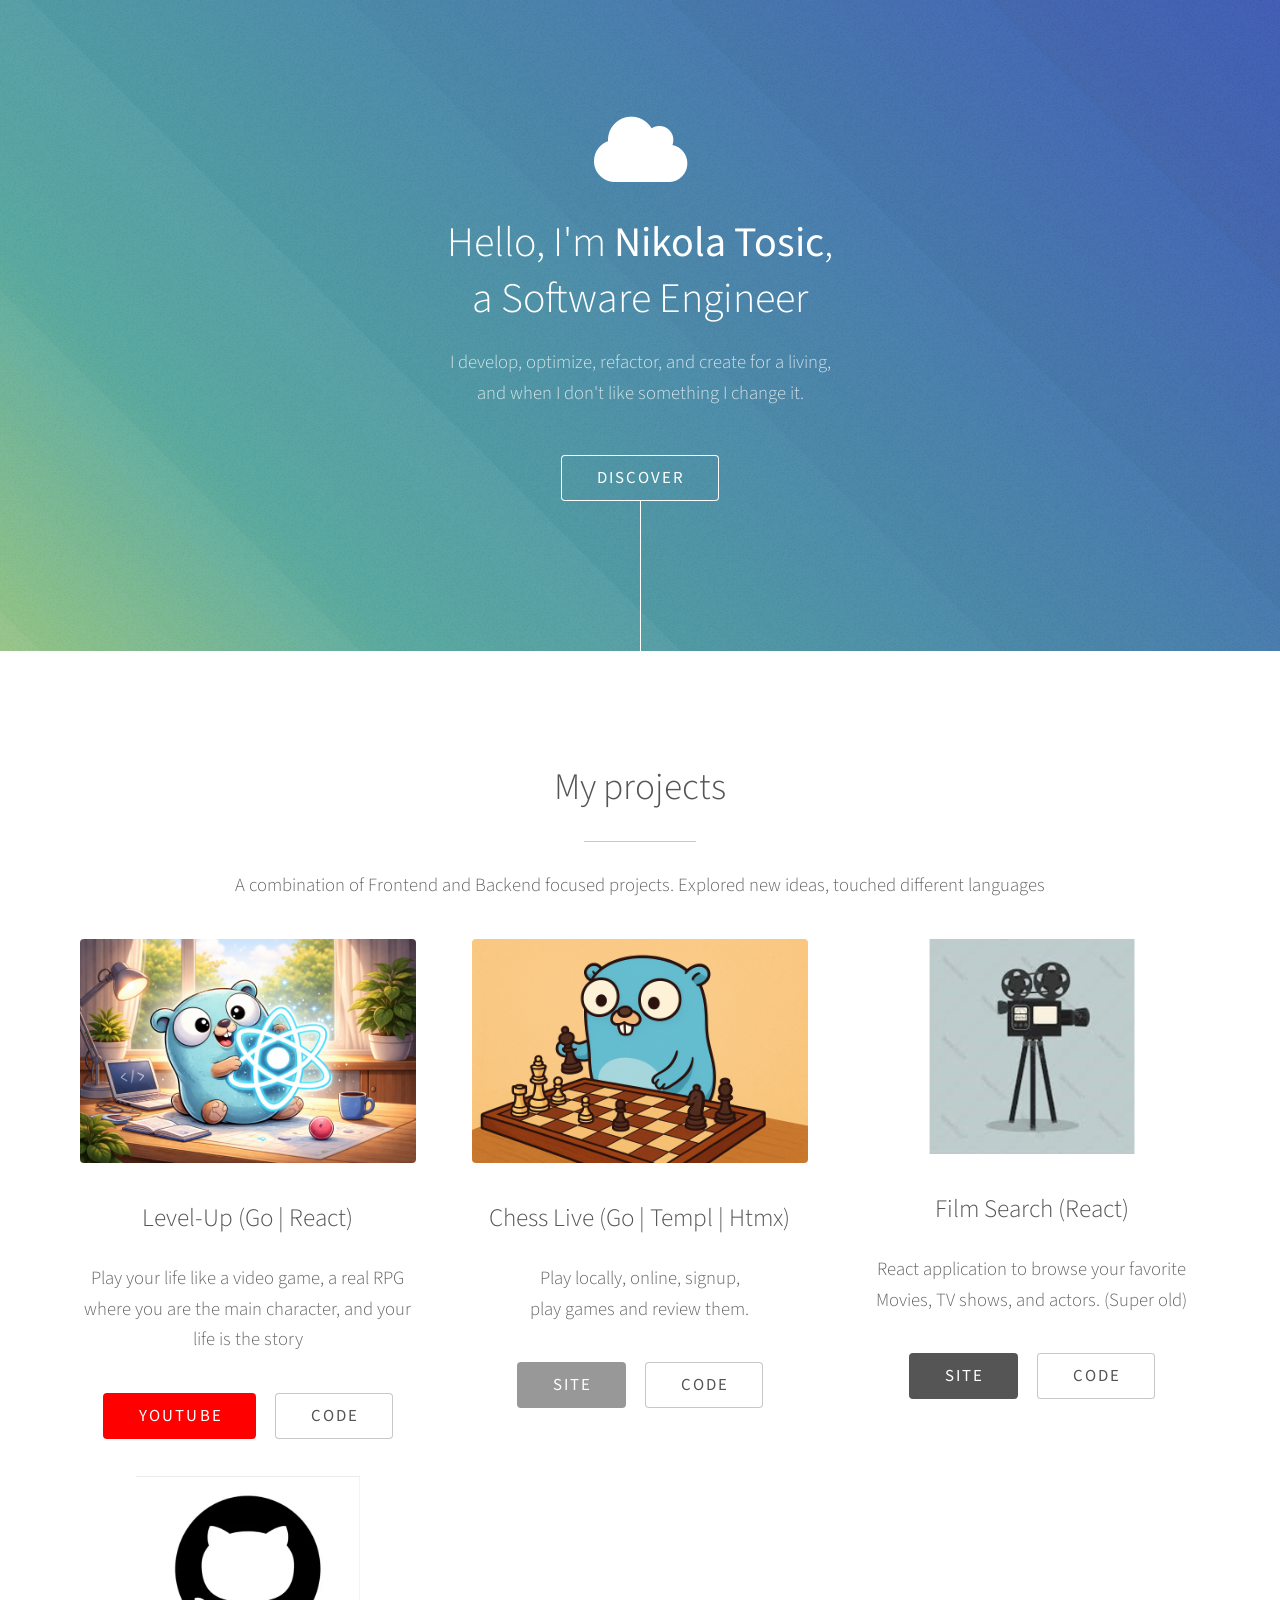
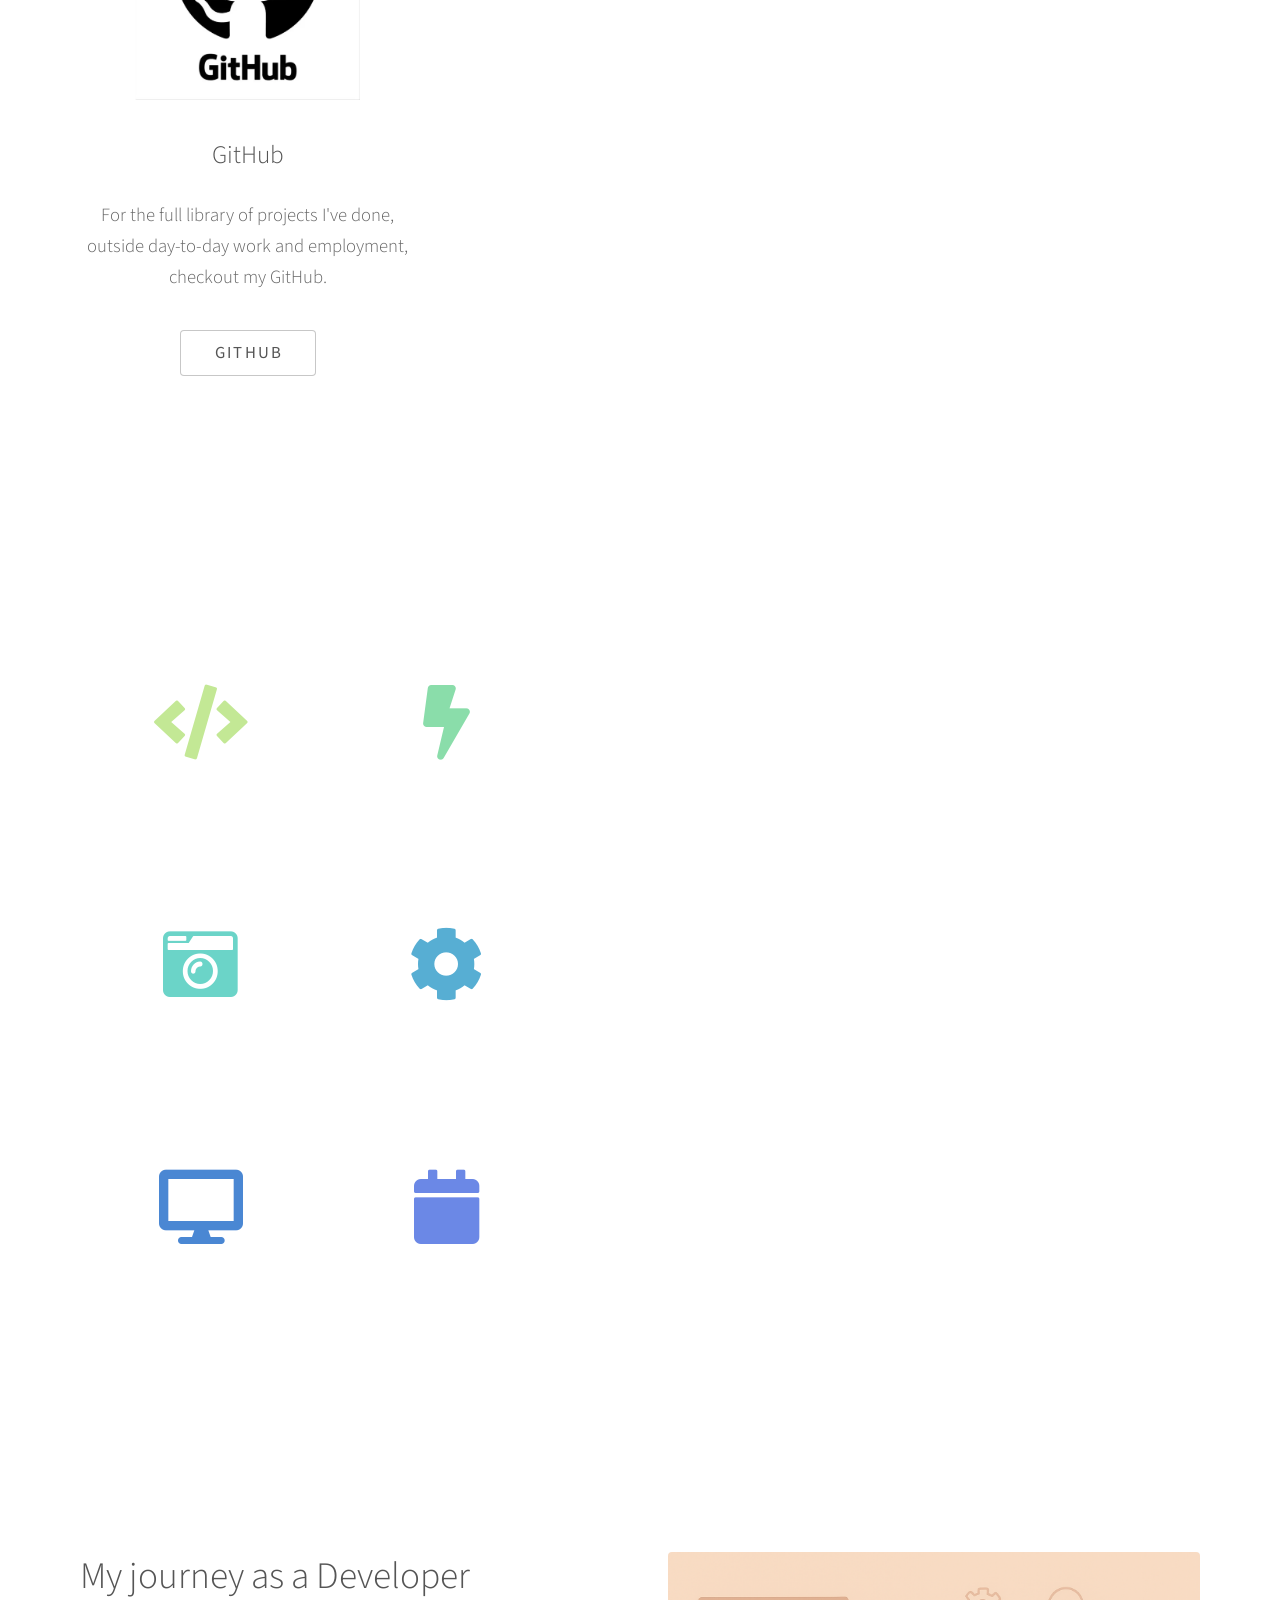
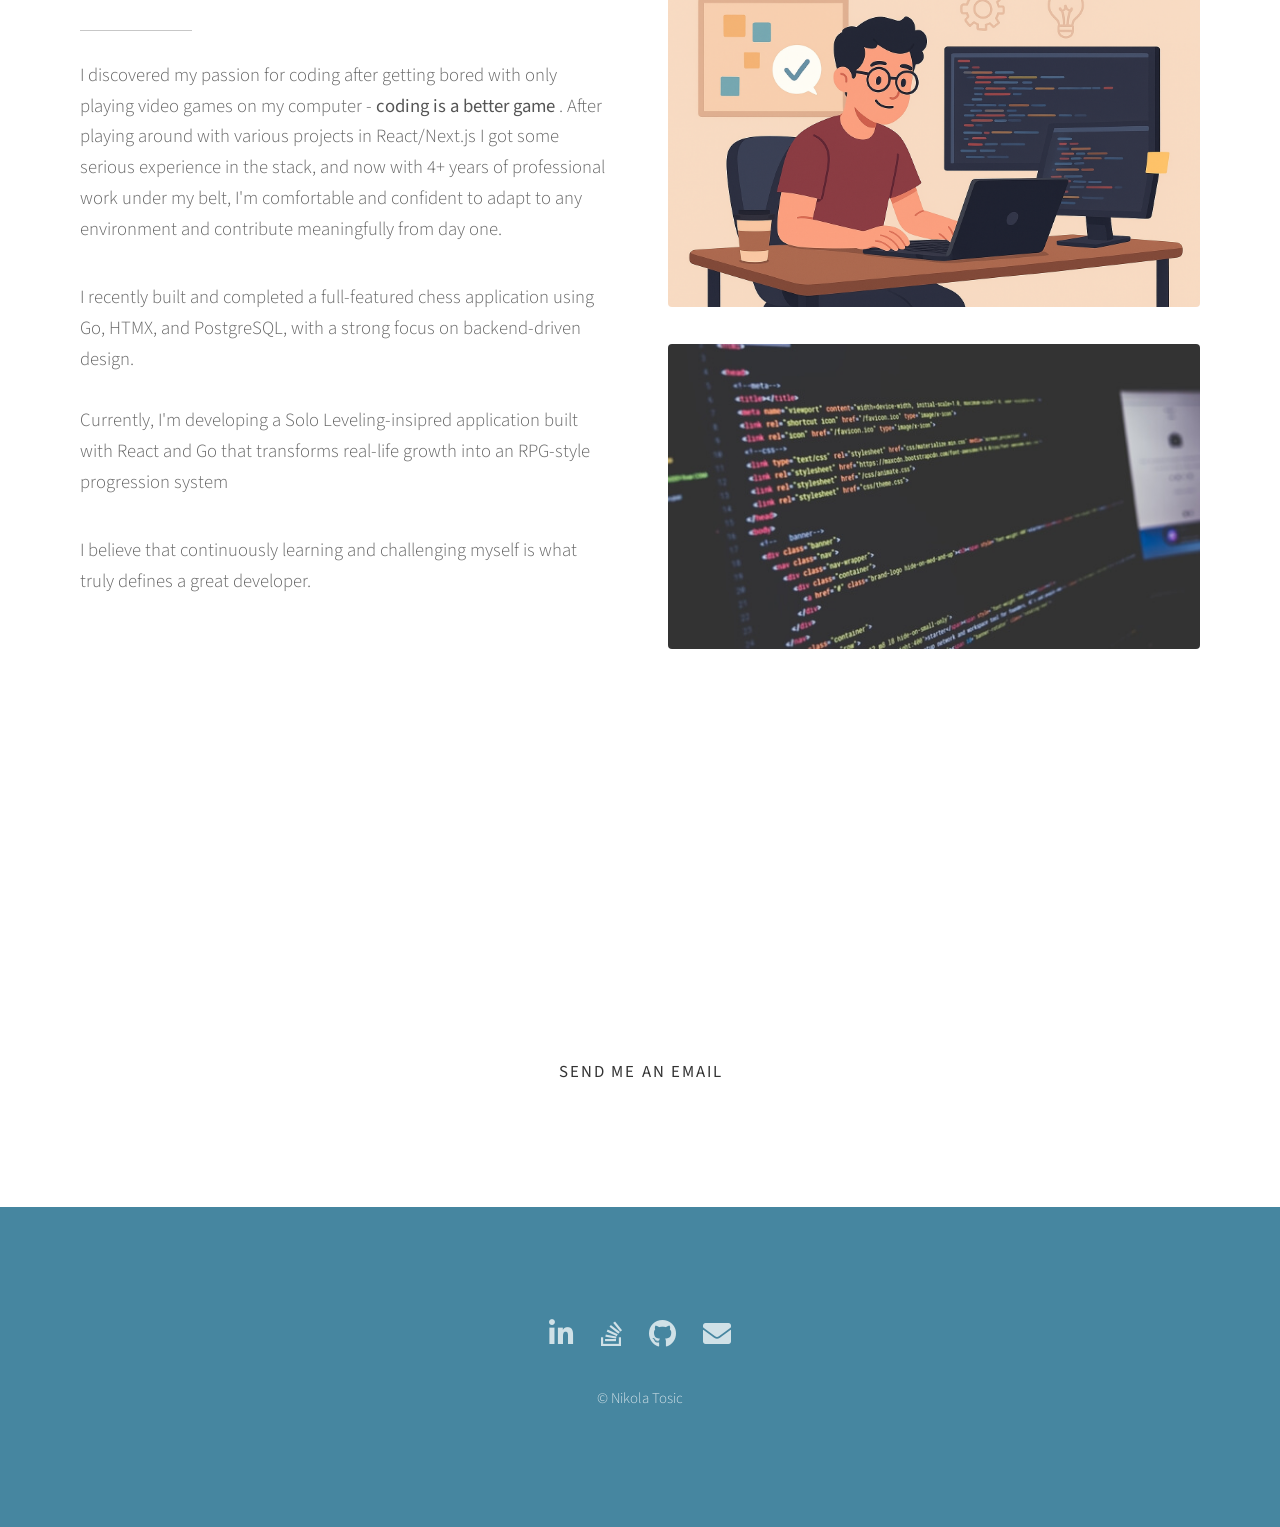
<file: index.html>
<!DOCTYPE html>

<html>

<head>
	<title>Portfolio</title>
  <link rel="icon" type="image/x-icon" href="images/n.ico" />
	<meta charset="utf-8" />
	<meta name="viewport" content="width=device-width, initial-scale=1, user-scalable=no" />
	<link rel="stylesheet" href="assets/css/main.css" />
	<noscript>
		<link rel="stylesheet" href="assets/css/noscript.css" />
	</noscript>

	<style>
		.not-allowed {
			cursor: not-allowed;
		}

		.disabled-link {
			pointer-events: none;
			opacity: 0.6;
		}
	</style>
</head>

<!-- Google tag (gtag.js) -->
<script async src="https://www.googletagmanager.com/gtag/js?id=G-D0TQSTW2J2"></script>
<script>
	window.dataLayer = window.dataLayer || [];
	function gtag(){dataLayer.push(arguments);}
	gtag('js', new Date());

	gtag('config', 'G-D0TQSTW2J2');
</script>

<body class="is-preload">
	<!-- Header -->
	<section id="header">
		<div class="inner">
			<span class="icon solid major fa-cloud"></span>
			<h1>
				Hello, I'm <strong>Nikola Tosic</strong>, </br>
				a Software Engineer
			</h1>
        <p>
          I develop, optimize, refactor, and create for a living,<br />
          and when I don't like something I change it.
        </p>
			<ul class="actions special">
				<li><a href="#three" class="button scrolly">Discover</a></li>
			</ul>
		</div>
	</section>

	<section id="three" class="main style1 special">
		<div class="container">
			<header class="major">
				<h2>My projects</h2>
			</header>
			<p>A combination of Frontend and Backend focused projects. Explored new ideas, touched different languages</p>
			<div class="row gtr-150" style="justify-content: space-between;">
				<div class="col-4 col-12-medium col-6-large">
					<span class="image fit">
						<a href="https://github.com/NikolaTosic-sudo/level-up"
							target="_blank" class="track-link" link-name="levelup-code">
							<img src="images/gopher-react.png" alt="" />
						</a>
					</span>
					<a href="https://github.com/NikolaTosic-sudo/level-up" link-name="levelup-code" class="track-link" target="_blank">
						<h3>Level-Up (Go | React)</h3>
					</a>
					<p>Play your life like a video game, a real RPG where you are the main character, and your life is the story</p>
					<ul class="actions special">
						<li>
							<a 
                  href="https://youtube.com/playlist?list=PLOb9vsAG4CGSa1pPAnjQvW7uoZ7HFMHzD&si=LI2xRlfxITR87pAi"
                  target="_blank"
                  class="button youtube track-link"
                  link-name="levelup-youtube"
              >
                  YouTube
              </a>
						</li>
						<li>
							<a target="_blank"
								href="https://github.com/NikolaTosic-sudo/level-up"
								class="button track-link" link-name="levelup-code">Code</a>
						</li>
					</ul>
				</div>
				<div class="col-4 col-12-medium col-6-large">
					<span class="image fit">
						<a href="https://github.com/NikolaTosic-sudo/chess-live"
							target="_blank" class="track-link" link-name="chess-code">
							<img src="images/gopher-chess.png" alt="" />
						</a>
					</span>
					<a href="https://github.com/NikolaTosic-sudo/chess-live" link-name="chess-code" class="track-link" target="_blank">
						<h3>Chess Live (Go | Templ | Htmx)</h3>
					</a>
					<p>Play locally, online, signup, </br>play games and review them.</p>
					<ul class="actions special">
						<li class="not-allowed">
							<a href="#" class="button primary disabled-link">Site</a>
						</li>
						<li>
							<a target="_blank"
								href="https://github.com/NikolaTosic-sudo/chess-live"
								class="button track-link" link-name="chess-code">Code</a>
						</li>
					</ul>
				</div>

				<div class="col-4 col-12-medium col-6-large">
					<span class="image fit">
						<a href="https://nikolatosic-sudo-film-search.netlify.app/"
							target="_blank" class="track-link" link-name="film-site">
							<img src="images/film_search.png" alt="film_search" />
						</a>
					</span>
					<a href="https://nikolatosic-sudo-film-search.netlify.app/" link-name="film-site" class="track-link" target="_blank">
						<h3>Film Search (React)</h3>
					</a>
					<p>
						React application to browse your favorite Movies, TV shows, and
						actors. (Super old)
					</p>
					<ul class="actions special">
						<li>
							<a href="https://nikolatosic-sudo-film-search.netlify.app/"
								target="_blank" class="button primary track-link" link-name="film-site">Site</a>
						</li>
						<li>
							<a href="https://github.com/NikolaTosic-sudo/film-search"
								target="_blank" class="button track-link" link-name="film-code">Code</a>
						</li>
					</ul>
				</div>

				<div class="col-4 col-12-medium col-6-large">
					<span class="image fit">
						<a href="https://github.com/NikolaTosic-sudo"
							target="_blank" class="track-link" link-name="chess-code">
							<img src="images/github_logo.webp" alt="" />
						</a>
					</span>
					<a href="https://github.com/NikolaTosic-sudo" link-name="chess-code" class="track-link" target="_blank">
						<h3>GitHub</h3>
					</a>
            <p>For the full library of projects I've done,</br>outside day-to-day work and employment,</br>checkout my GitHub.</p>
					<ul class="actions special">
						<li>
							<a target="_blank"
								href="https://github.com/NikolaTosic-sudo"
								class="button track-link" link-name="github">GitHub</a>
						</li>
					</ul>
				</div>
			</div>
		</div>
	</section>
	<!-- One -->

	<!-- Two -->
	<section id="two" class="main style2">
		<div class="container">
			<div class="row gtr-150">
				<div class="col-6 col-12-medium">
					<ul class="major-icons">
						<li><span class="icon solid style1 major fa-code"></span></li>
						<li><span class="icon solid style2 major fa-bolt"></span></li>
						<li>
							<span class="icon solid style3 major fa-camera-retro"></span>
						</li>
						<li><span class="icon solid style4 major fa-cog"></span></li>
						<li><span class="icon solid style5 major fa-desktop"></span></li>
						<li><span class="icon solid style6 major fa-calendar"></span></li>
					</ul>
				</div>
				<div class="col-6 col-12-medium">
					<header class="major">
						<h2>
							Never stop
							Learning
						</h2>
					</header>

					<p>
						<b>Something I love about this career is that there's always something
							new to learn.</b>
					</p>
					<p>
						There's an old saying: "<span style="font-style: italic;">Jack of
							all
							trades, master of
							none</span>". But that's only part of it. The full version is
						actually:
						"<span style="font-style: italic;">Jack of
							all trades, master of
							one</span>". And I believe that's exactly how it should be -
						stay curious, explore broadly, but master at least one thing deeply.
					</p>

					<p>
						I'm always driven to improve, to explore new technologies, and to bring
						fresh ideas to the table - whatever they may be.
					</p>

					<p>
						One of the best ways to grow is by working with others. Even a complete
						beginner can offer a new perspective. And experienced developers?
						They’re invaluable — not just for sharing technical knowledge, but for
						mentoring others in how to think, collaborate, and write clean,
						respectful code.
					</p>
				</div>
			</div>
		</div>
	</section>

	<section id="one" class="main style1">
		<div class="container">
			<div class="row gtr-150">
				<div class="col-6 col-12-medium">
					<header class="major">
						<h2>
                My journey as a Developer
						</h2>
					</header>
					<p>
						I discovered my passion for coding after getting bored with only playing
						video games on my computer - <b>coding is a better game</b> . After
						playing
						around with various projects in React/Next.js I got some serious
						experience in the stack, and
						now with 4+ years of professional work under my belt, I'm comfortable
						and confident
						to adapt to any environment and contribute meaningfully from
						day one.
					</p>
					<p>
            I recently built and completed a full-featured chess application using Go, HTMX, and PostgreSQL,
            with a strong focus on backend-driven design.
              </br>
              </br>
            Currently, I'm developing a Solo Leveling-insipred application built with
            React and Go that transforms real-life growth into an RPG-style progression system
					</p>
					<p>
            I believe that continuously learning and challenging myself 
            is what truly defines a great developer.
					</p>
				</div>
				<div class="col-6 col-12-medium imp-medium">
					<span class="image fit"><img src="images/bg_002.png" alt="" /></span>
					<span class="image fit"><img src="images/bg.jpg" alt="" /></span>
				</div>
			</div>
		</div>
	</section>
	<!-- Four -->
	<section id="four" class="main style2 special">
		<div class="container">
			<header class="major">
				<h2>Want to work with me ?</h2>
			</header>
			<p>Looking forward hearing from you</p>
			<ul class="actions special">
				<li>
					<a href="mailto: toleslaoffice@gmail.com" class="button wide primary">Send me an
						email</a>
				</li>
			</ul>
		</div>
	</section>

	<!-- Footer -->
	<section id="footer">
		<ul class="icons">
			<li>
				<a href="https://linkedin.com/in/tolesla" target="_blank"
					class="icon brands alt fa-linkedin-in"><span class="label">LinkedIn</span></a>
			</li>
			<li>
				<a href="https://stackoverflow.com/users/12079268/%d0%9d%d0%b8%d0%ba%d0%be%d0%bb%d0%b0-%d0%a2%d0%be%d1%88%d0%b8%d1%9b?tab=profile"
					target="_blank" class="icon brands alt fa-stack-overflow"><span
						class="label">StackOverflow</span></a>
			</li>
			<li>
				<a href="https://github.com/NikolaTosic-sudo" target="_blank"
					class="icon brands alt fa-github"><span class="label">GitHub</span></a>
			</li>
			<li>
				<a href="mailto: toleslaoffice@gmail.com" class="icon solid alt fa-envelope"><span
						class="label">Email</span></a>
			</li>
		</ul>
		<ul class="copyright">
			<li>&copy; Nikola Tosic</li>
		</ul>
	</section>

	<!-- Scripts -->
    <script>
      document.querySelectorAll(".track-link").forEach(function(link) {
        link.addEventListener('click', function(e) {
          var url = link.href;
          e.preventDefault();
          var linkName = link.attributes["link-name"];
          if (linkName) {
            gtag("event", "link_click", {
              link_name: linkName.value,
            });

            setTimeout(function() {
              window.open(url, "_blank");
            }, 150);
          };
          
        });
      });
    </script>
	<script src="assets/js/jquery.min.js"></script>
	<script src="assets/js/jquery.scrolly.min.js"></script>
	<script src="assets/js/browser.min.js"></script>
	<script src="assets/js/breakpoints.min.js"></script>
	<script src="assets/js/util.js"></script>
	<script src="assets/js/main.js"></script>
</body>

</html>
</file>
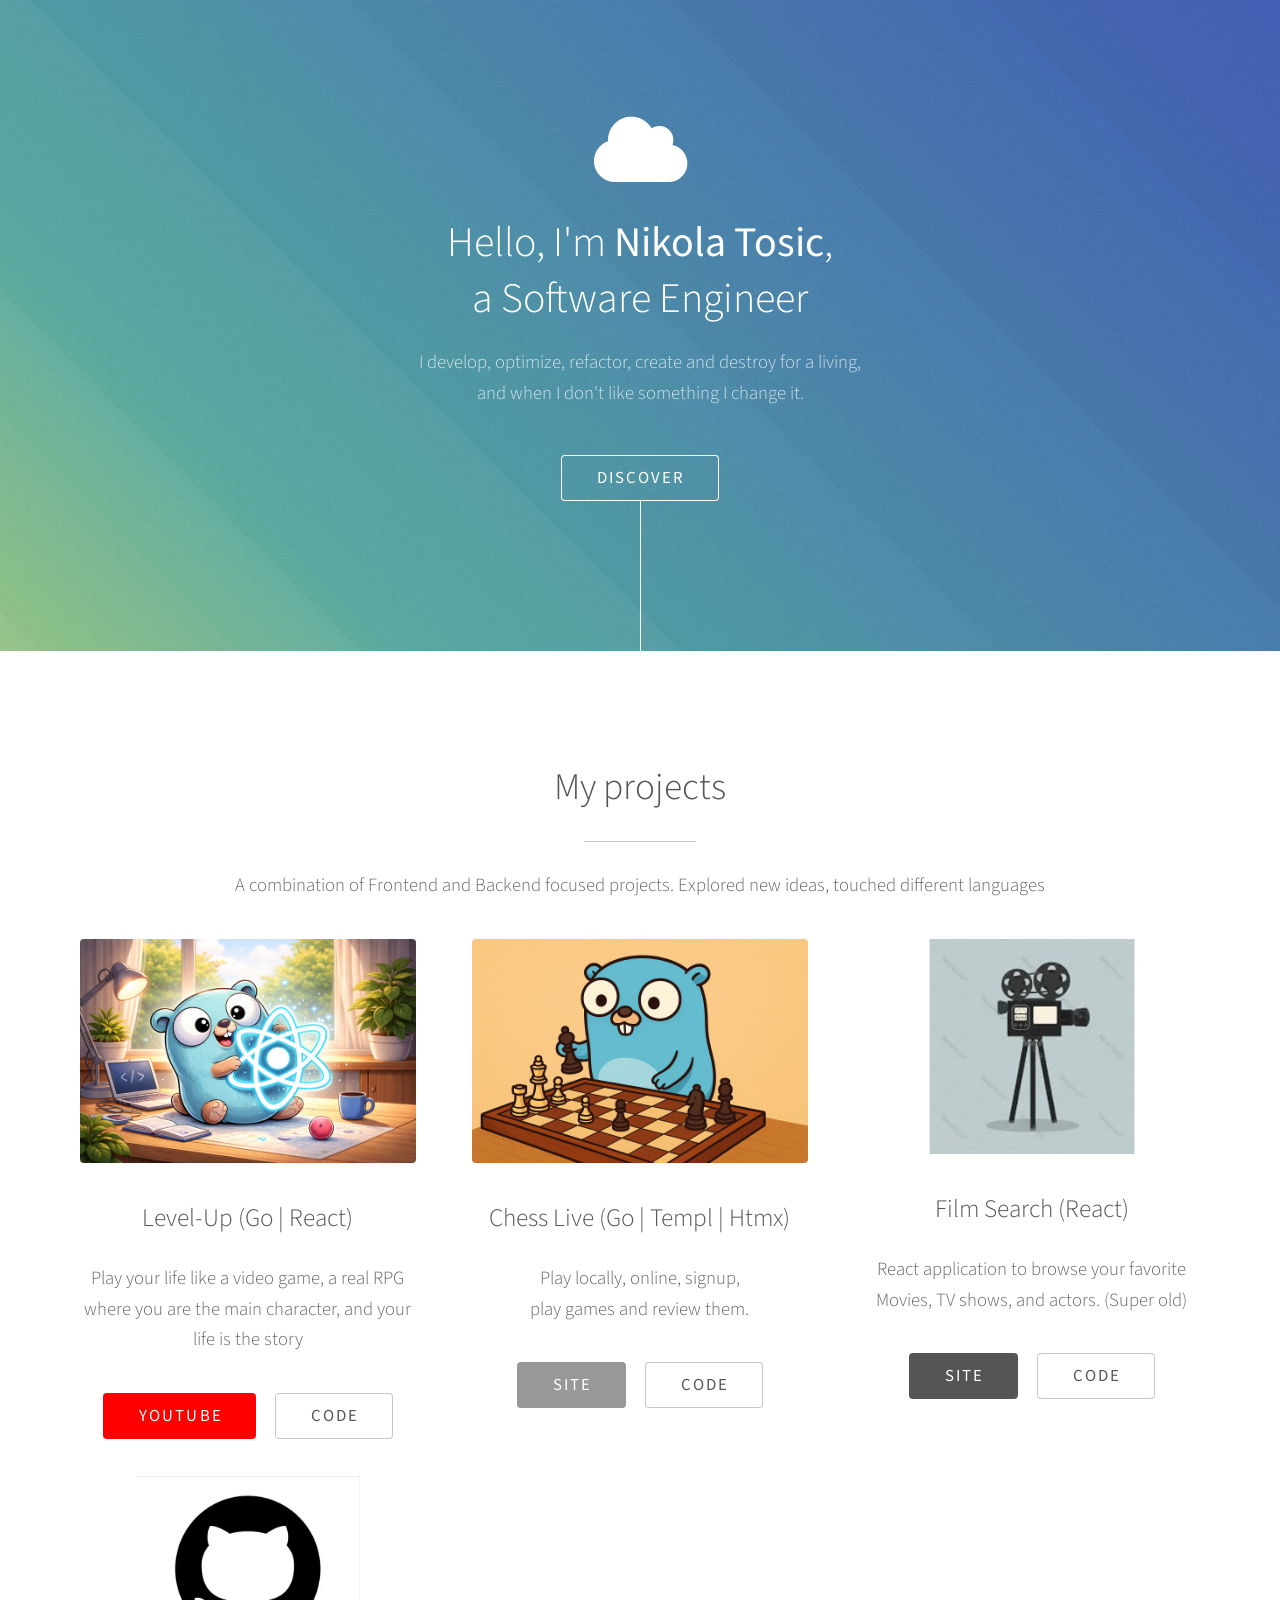
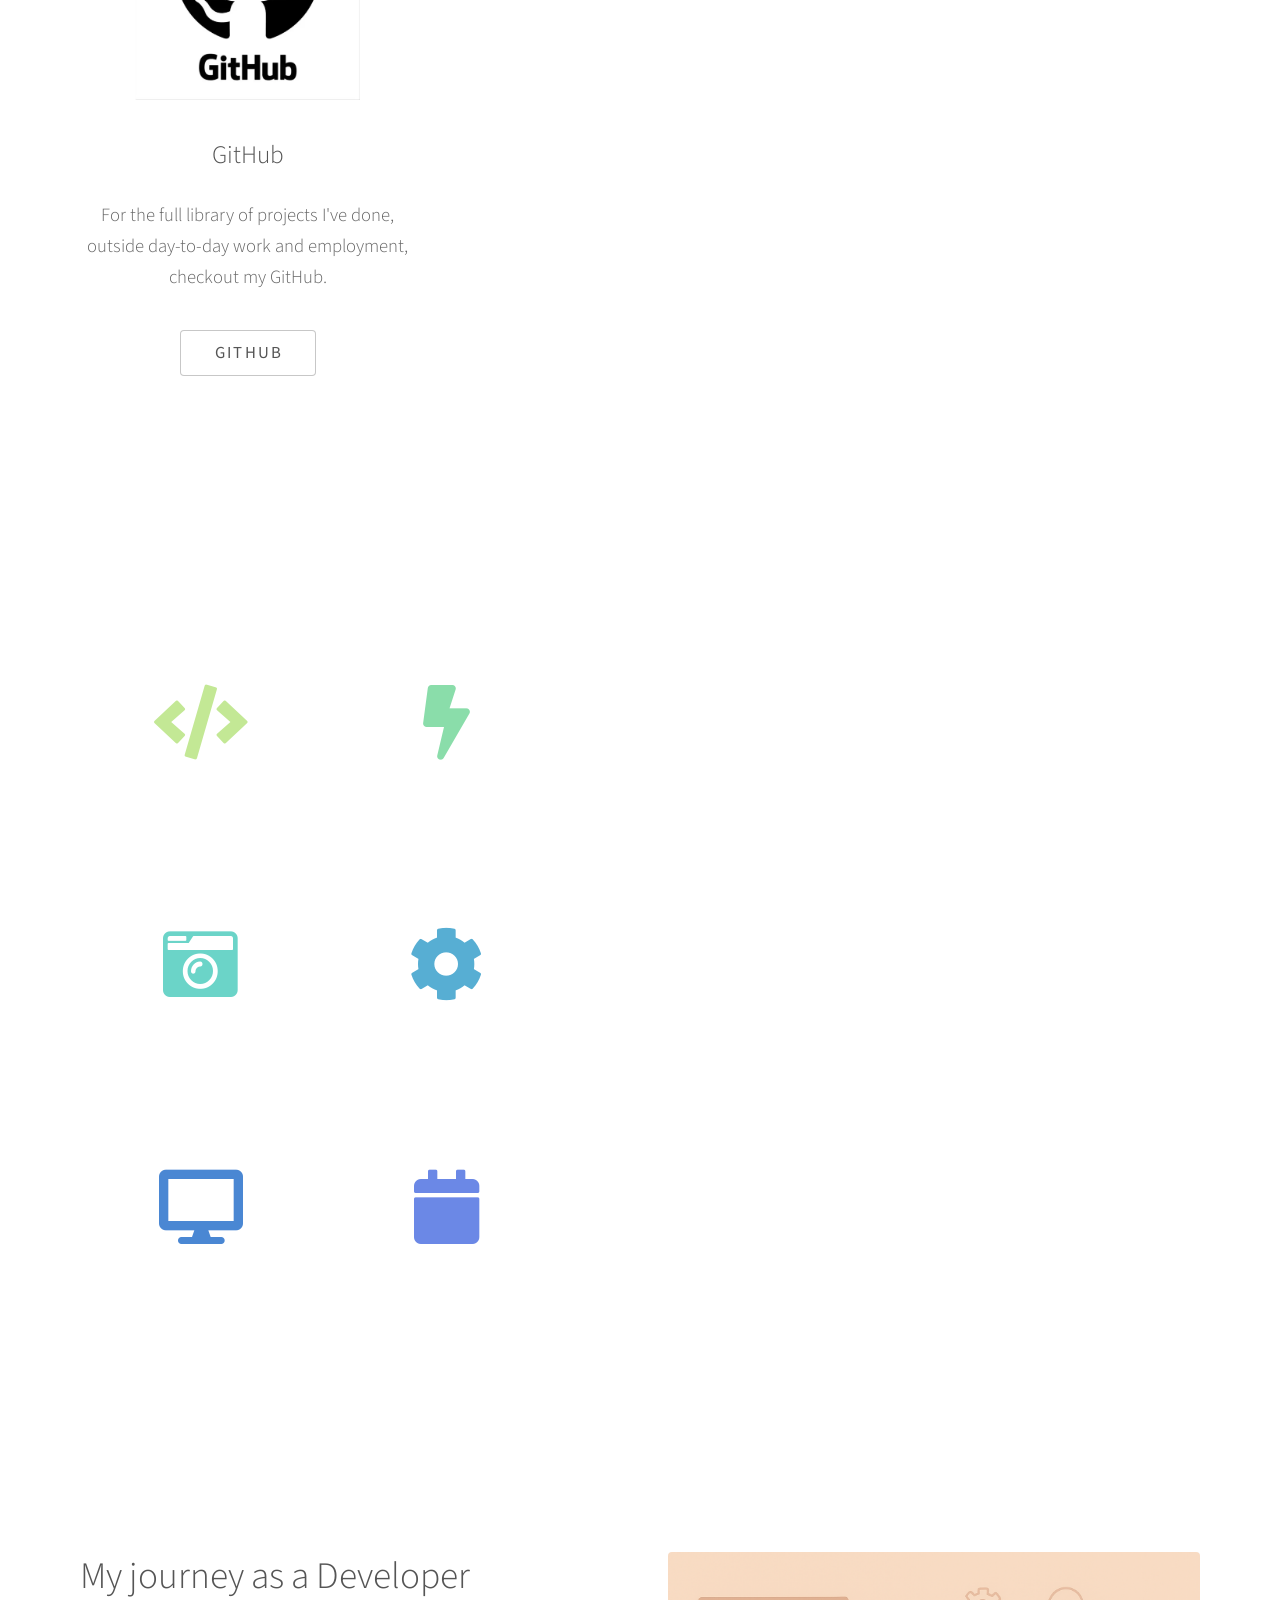
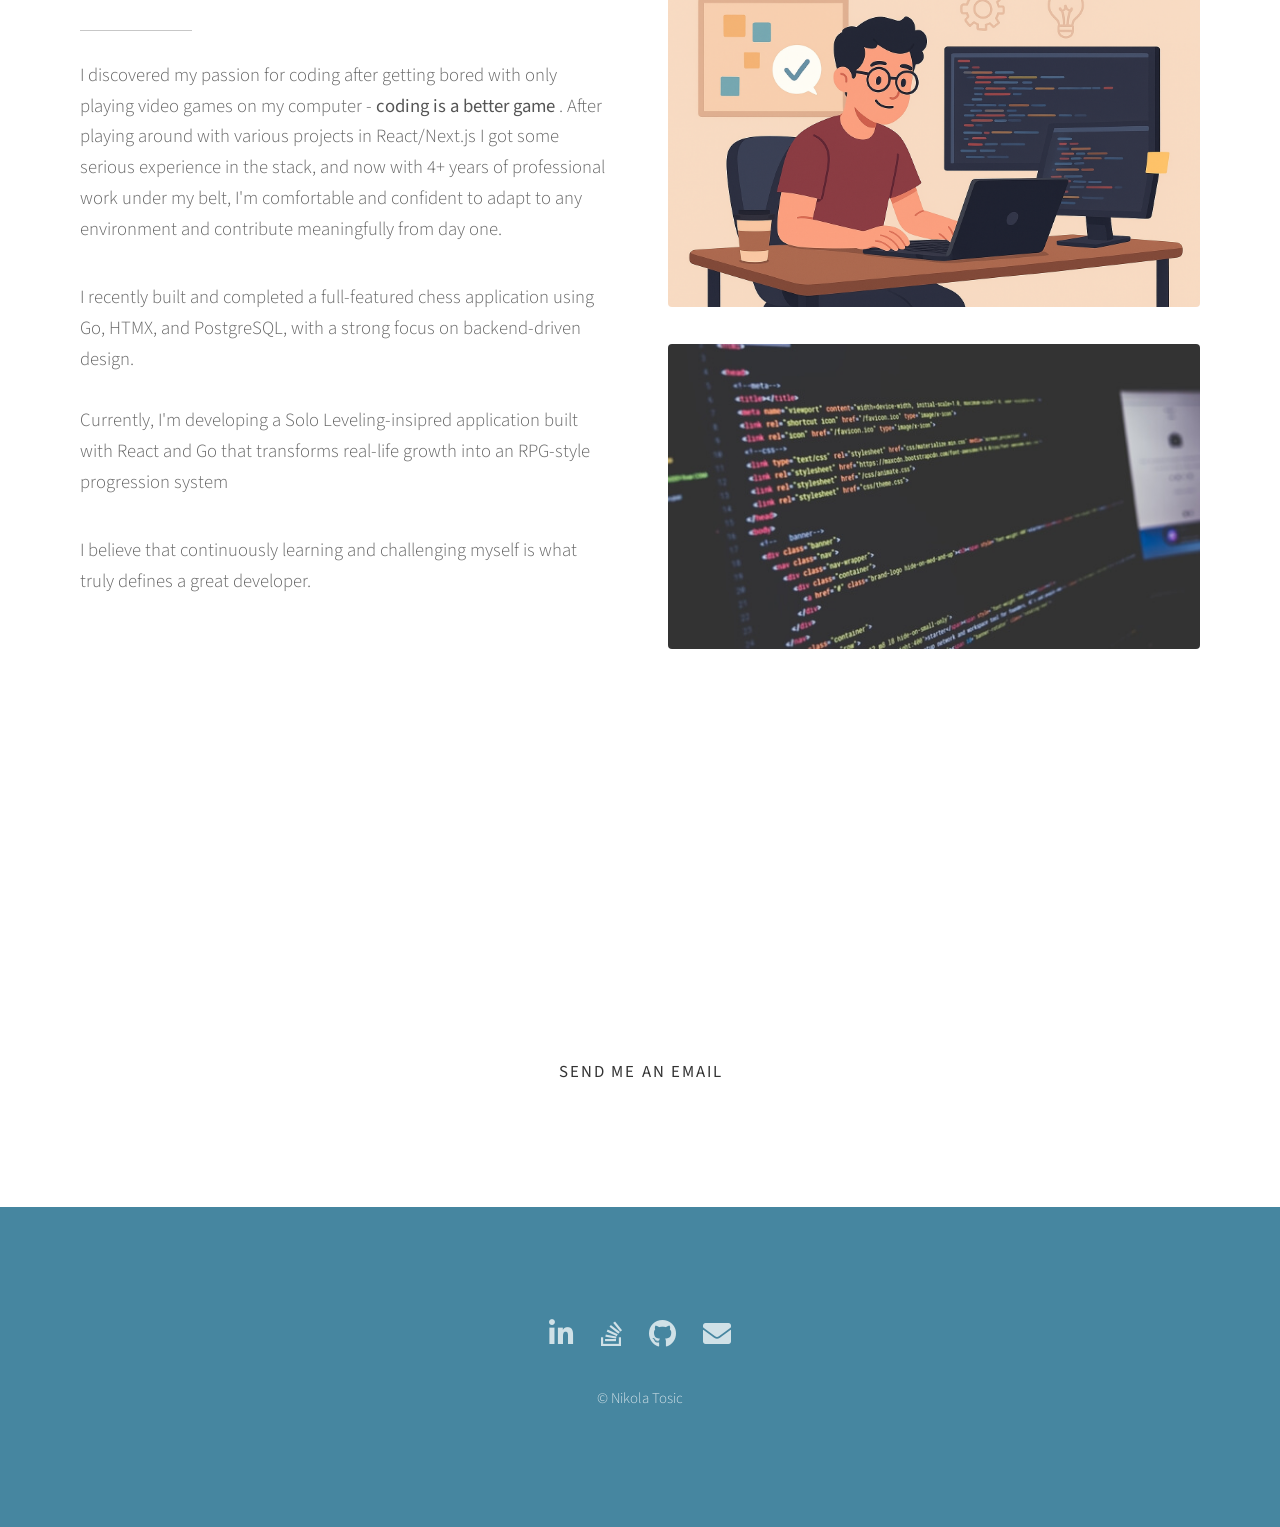
<file: portfolio.html>
<!DOCTYPE html>

<html>

<head>
	<title>Portfolio</title>
  <link rel="icon" type="image/x-icon" href="images/n.ico" />
	<meta charset="utf-8" />
	<meta name="viewport" content="width=device-width, initial-scale=1, user-scalable=no" />
	<link rel="stylesheet" href="assets/css/main.css" />
	<noscript>
		<link rel="stylesheet" href="assets/css/noscript.css" />
	</noscript>

	<style>
		.not-allowed {
			cursor: not-allowed;
		}

		.disabled-link {
			pointer-events: none;
			opacity: 0.6;
		}
	</style>
</head>

<!-- Google tag (gtag.js) -->
<script async src="https://www.googletagmanager.com/gtag/js?id=G-D0TQSTW2J2"></script>
<script>
	window.dataLayer = window.dataLayer || [];
	function gtag(){dataLayer.push(arguments);}
	gtag('js', new Date());

	gtag('config', 'G-D0TQSTW2J2');
</script>

<body class="is-preload">
	<!-- Header -->
	<section id="header">
		<div class="inner">
			<span class="icon solid major fa-cloud"></span>
			<h1>
				Hello, I'm <strong>Nikola Tosic</strong>, </br>
				a Software Engineer
			</h1>
        <p>
          I develop, optimize, refactor, create and destroy for a living,<br />
          and when I don't like something I change it.
        </p>
			<ul class="actions special">
				<li><a href="#three" class="button scrolly">Discover</a></li>
			</ul>
		</div>
	</section>

	<section id="three" class="main style1 special">
		<div class="container">
			<header class="major">
				<h2>My projects</h2>
			</header>
			<p>A combination of Frontend and Backend focused projects. Explored new ideas, touched different languages</p>
			<div class="row gtr-150" style="justify-content: space-between;">
				<div class="col-4 col-12-medium col-6-large">
					<span class="image fit">
						<a href="https://github.com/NikolaTosic-sudo/level-up"
							target="_blank" class="track-link" link-name="levelup-code">
							<img src="images/gopher-react.png" alt="" />
						</a>
					</span>
					<a href="https://github.com/NikolaTosic-sudo/level-up" link-name="levelup-code" class="track-link" target="_blank">
						<h3>Level-Up (Go | React)</h3>
					</a>
					<p>Play your life like a video game, a real RPG where you are the main character, and your life is the story</p>
					<ul class="actions special">
						<li>
							<a 
                  href="https://youtube.com/playlist?list=PLOb9vsAG4CGSa1pPAnjQvW7uoZ7HFMHzD&si=LI2xRlfxITR87pAi"
                  target="_blank"
                  class="button youtube track-link"
                  link-name="levelup-youtube"
              >
                  YouTube
              </a>
						</li>
						<li>
							<a target="_blank"
								href="https://github.com/NikolaTosic-sudo/level-up"
								class="button track-link" link-name="levelup-code">Code</a>
						</li>
					</ul>
				</div>
				<div class="col-4 col-12-medium col-6-large">
					<span class="image fit">
						<a href="https://github.com/NikolaTosic-sudo/chess-live"
							target="_blank" class="track-link" link-name="chess-code">
							<img src="images/gopher-chess.png" alt="" />
						</a>
					</span>
					<a href="https://github.com/NikolaTosic-sudo/chess-live" link-name="chess-code" class="track-link" target="_blank">
						<h3>Chess Live (Go | Templ | Htmx)</h3>
					</a>
					<p>Play locally, online, signup, </br>play games and review them.</p>
					<ul class="actions special">
						<li class="not-allowed">
							<a href="#" class="button primary disabled-link">Site</a>
						</li>
						<li>
							<a target="_blank"
								href="https://github.com/NikolaTosic-sudo/chess-live"
								class="button track-link" link-name="chess-code">Code</a>
						</li>
					</ul>
				</div>

				<div class="col-4 col-12-medium col-6-large">
					<span class="image fit">
						<a href="https://nikolatosic-sudo-film-search.netlify.app/"
							target="_blank" class="track-link" link-name="film-site">
							<img src="images/film_search.png" alt="film_search" />
						</a>
					</span>
					<a href="https://nikolatosic-sudo-film-search.netlify.app/" link-name="film-site" class="track-link" target="_blank">
						<h3>Film Search (React)</h3>
					</a>
					<p>
						React application to browse your favorite Movies, TV shows, and
						actors. (Super old)
					</p>
					<ul class="actions special">
						<li>
							<a href="https://nikolatosic-sudo-film-search.netlify.app/"
								target="_blank" class="button primary track-link" link-name="film-site">Site</a>
						</li>
						<li>
							<a href="https://github.com/NikolaTosic-sudo/film-search"
								target="_blank" class="button track-link" link-name="film-code">Code</a>
						</li>
					</ul>
				</div>

				<div class="col-4 col-12-medium col-6-large">
					<span class="image fit">
						<a href="https://github.com/NikolaTosic-sudo"
							target="_blank" class="track-link" link-name="chess-code">
							<img src="images/github_logo.webp" alt="" />
						</a>
					</span>
					<a href="https://github.com/NikolaTosic-sudo" link-name="chess-code" class="track-link" target="_blank">
						<h3>GitHub</h3>
					</a>
            <p>For the full library of projects I've done,</br>outside day-to-day work and employment,</br>checkout my GitHub.</p>
					<ul class="actions special">
						<li>
							<a target="_blank"
								href="https://github.com/NikolaTosic-sudo"
								class="button track-link" link-name="github">GitHub</a>
						</li>
					</ul>
				</div>
			</div>
		</div>
	</section>
	<!-- One -->

	<!-- Two -->
	<section id="two" class="main style2">
		<div class="container">
			<div class="row gtr-150">
				<div class="col-6 col-12-medium">
					<ul class="major-icons">
						<li><span class="icon solid style1 major fa-code"></span></li>
						<li><span class="icon solid style2 major fa-bolt"></span></li>
						<li>
							<span class="icon solid style3 major fa-camera-retro"></span>
						</li>
						<li><span class="icon solid style4 major fa-cog"></span></li>
						<li><span class="icon solid style5 major fa-desktop"></span></li>
						<li><span class="icon solid style6 major fa-calendar"></span></li>
					</ul>
				</div>
				<div class="col-6 col-12-medium">
					<header class="major">
						<h2>
							Never stop
							Learning
						</h2>
					</header>

					<p>
						<b>Something I love about this career is that there's always something
							new to learn.</b>
					</p>
					<p>
						There's an old saying: "<span style="font-style: italic;">Jack of
							all
							trades, master of
							none</span>". But that's only part of it. The full version is
						actually:
						"<span style="font-style: italic;">Jack of
							all trades, master of
							one</span>". And I believe that's exactly how it should be -
						stay curious, explore broadly, but master at least one thing deeply.
					</p>

					<p>
						I'm always driven to improve, to explore new technologies, and to bring
						fresh ideas to the table - whatever they may be.
					</p>

					<p>
						One of the best ways to grow is by working with others. Even a complete
						beginner can offer a new perspective. And experienced developers?
						They’re invaluable — not just for sharing technical knowledge, but for
						mentoring others in how to think, collaborate, and write clean,
						respectful code.
					</p>
				</div>
			</div>
		</div>
	</section>

	<section id="one" class="main style1">
		<div class="container">
			<div class="row gtr-150">
				<div class="col-6 col-12-medium">
					<header class="major">
						<h2>
                My journey as a Developer
						</h2>
					</header>
					<p>
						I discovered my passion for coding after getting bored with only playing
						video games on my computer - <b>coding is a better game</b> . After
						playing
						around with various projects in React/Next.js I got some serious
						experience in the stack, and
						now with 4+ years of professional work under my belt, I'm comfortable
						and confident
						to adapt to any environment and contribute meaningfully from
						day one.
					</p>
					<p>
            I recently built and completed a full-featured chess application using Go, HTMX, and PostgreSQL,
            with a strong focus on backend-driven design.
              </br>
              </br>
            Currently, I'm developing a Solo Leveling-insipred application built with
            React and Go that transforms real-life growth into an RPG-style progression system
					</p>
					<p>
            I believe that continuously learning and challenging myself 
            is what truly defines a great developer.
					</p>
				</div>
				<div class="col-6 col-12-medium imp-medium">
					<span class="image fit"><img src="images/bg_002.png" alt="" /></span>
					<span class="image fit"><img src="images/bg.jpg" alt="" /></span>
				</div>
			</div>
		</div>
	</section>
	<!-- Four -->
	<section id="four" class="main style2 special">
		<div class="container">
			<header class="major">
				<h2>Want to work with me ?</h2>
			</header>
			<p>Looking forward hearing from you</p>
			<ul class="actions special">
				<li>
					<a href="mailto: toleslaoffice@gmail.com" class="button wide primary">Send me an
						email</a>
				</li>
			</ul>
		</div>
	</section>

	<!-- Footer -->
	<section id="footer">
		<ul class="icons">
			<li>
				<a href="https://linkedin.com/in/tolesla" target="_blank"
					class="icon brands alt fa-linkedin-in"><span class="label">LinkedIn</span></a>
			</li>
			<li>
				<a href="https://stackoverflow.com/users/12079268/%d0%9d%d0%b8%d0%ba%d0%be%d0%bb%d0%b0-%d0%a2%d0%be%d1%88%d0%b8%d1%9b?tab=profile"
					target="_blank" class="icon brands alt fa-stack-overflow"><span
						class="label">StackOverflow</span></a>
			</li>
			<li>
				<a href="https://github.com/NikolaTosic-sudo" target="_blank"
					class="icon brands alt fa-github"><span class="label">GitHub</span></a>
			</li>
			<li>
				<a href="mailto: toleslaoffice@gmail.com" class="icon solid alt fa-envelope"><span
						class="label">Email</span></a>
			</li>
		</ul>
		<ul class="copyright">
			<li>&copy; Nikola Tosic</li>
		</ul>
	</section>

	<!-- Scripts -->
    <script>
      document.querySelectorAll(".track-link").forEach(function(link) {
        link.addEventListener('click', function(e) {
          var url = link.href;
          e.preventDefault();
          var linkName = link.attributes["link-name"];
          if (linkName) {
            gtag("event", "link_click", {
              link_name: linkName.value,
            });

            setTimeout(function() {
              window.open(url, "_blank");
            }, 150);
          };
          
        });
      });
    </script>
	<script src="assets/js/jquery.min.js"></script>
	<script src="assets/js/jquery.scrolly.min.js"></script>
	<script src="assets/js/browser.min.js"></script>
	<script src="assets/js/breakpoints.min.js"></script>
	<script src="assets/js/util.js"></script>
	<script src="assets/js/main.js"></script>
</body>

</html>
</file>
<file: assets/css/noscript.css>
/* Header */

body.is-preload #header .inner {
  -moz-transform: none;
  -webkit-transform: none;
  -ms-transform: none;
  transform: none;
  opacity: 1;
}

body.is-preload #header .inner .actions {
  -moz-transform: none;
  -webkit-transform: none;
  -ms-transform: none;
  transform: none;
  opacity: 1;
}

body.is-preload #header:after {
  opacity: 0;
}

/* Wrapper */

#wrapper {
  opacity: 1 !important;
}

/* Nav */

#nav a {
  opacity: 1;
}

#nav a:before,
#nav a:after {
  display: none;
}

#nav a span {
  top: 0;
  opacity: 1;
}

#nav a span:after {
  display: none;
}

/* Main */

#main {
  background: none;
  box-shadow: none;
}

#main > .panel {
  background: #ffffff;
  margin-bottom: 2em;
}

#main > .panel:last-child {
  margin-bottom: 0;
}
</file>
<file: assets/css/main.css>
@import url("fontawesome-all.min.css");
@import url("https://fonts.googleapis.com/css?family=Source+Sans+Pro:300,300italic,400,400italic");

html,
body,
div,
span,
applet,
object,
iframe,
h1,
h2,
h3,
h4,
h5,
h6,
p,
blockquote,
pre,
a,
abbr,
acronym,
address,
big,
cite,
code,
del,
dfn,
em,
img,
ins,
kbd,
q,
s,
samp,
small,
strike,
strong,
sub,
sup,
tt,
var,
b,
u,
i,
center,
dl,
dt,
dd,
ol,
ul,
li,
fieldset,
form,
label,
legend,
table,
caption,
tbody,
tfoot,
thead,
tr,
th,
td,
article,
aside,
canvas,
details,
embed,
figure,
figcaption,
footer,
header,
hgroup,
menu,
nav,
output,
ruby,
section,
summary,
time,
mark,
audio,
video {
  margin: 0;
  padding: 0;
  border: 0;
  font-size: 100%;
  font: inherit;
  vertical-align: baseline;
}

article,
aside,
details,
figcaption,
figure,
footer,
header,
hgroup,
menu,
nav,
section {
  display: block;
}

body {
  line-height: 1;
}

ol,
ul {
  list-style: none;
}

blockquote,
q {
  quotes: none;
}

blockquote:before,
blockquote:after,
q:before,
q:after {
  content: "";
  content: none;
}

table {
  border-collapse: collapse;
  border-spacing: 0;
}

body {
  -webkit-text-size-adjust: none;
}

mark {
  background-color: transparent;
  color: inherit;
}

input::-moz-focus-inner {
  border: 0;
  padding: 0;
}

input,
select,
textarea {
  -moz-appearance: none;
  -webkit-appearance: none;
  -ms-appearance: none;
  appearance: none;
}

/* Basic */

html {
  box-sizing: border-box;
}

*,
*:before,
*:after {
  box-sizing: inherit;
}

body {
  background: #fff;
}

body.is-preload *,
body.is-preload *:before,
body.is-preload *:after {
  -moz-animation: none !important;
  -webkit-animation: none !important;
  -ms-animation: none !important;
  animation: none !important;
  -moz-transition: none !important;
  -webkit-transition: none !important;
  -ms-transition: none !important;
  transition: none !important;
}

body,
input,
select,
textarea {
  color: #666;
  font-family: "Source Sans Pro", Helvetica, sans-serif;
  font-size: 16pt;
  font-weight: 300;
  line-height: 1.65em;
}

a {
  -moz-transition:
    color 0.2s ease-in-out,
    border-color 0.2s ease-in-out;
  -webkit-transition:
    color 0.2s ease-in-out,
    border-color 0.2s ease-in-out;
  -ms-transition:
    color 0.2s ease-in-out,
    border-color 0.2s ease-in-out;
  transition:
    color 0.2s ease-in-out,
    border-color 0.2s ease-in-out;
  border-bottom: dotted 1px #666;
  color: inherit;
  text-decoration: none;
}

a:hover {
  border-bottom-color: transparent !important;
  color: #6bd4c8;
}

strong,
b {
  color: #555;
  font-weight: 400;
}

em,
i {
  font-style: italic;
}

p {
  margin: 0 0 2em 0;
}

h1,
h2,
h3,
h4,
h5,
h6 {
  color: #555;
  line-height: 1em;
  margin: 0 0 1em 0;
}

h1 a,
h2 a,
h3 a,
h4 a,
h5 a,
h6 a {
  color: inherit;
  text-decoration: none;
}

h1 {
  font-size: 2.25em;
  line-height: 1.35em;
}

h2 {
  font-size: 2em;
  line-height: 1.35em;
}

h3 {
  font-size: 1.35em;
  line-height: 1.5em;
}

h4 {
  font-size: 1.25em;
  line-height: 1.5em;
}

h5 {
  font-size: 0.9em;
  line-height: 1.5em;
}

h6 {
  font-size: 0.7em;
  line-height: 1.5em;
}

sub {
  font-size: 0.8em;
  position: relative;
  top: 0.5em;
}

sup {
  font-size: 0.8em;
  position: relative;
  top: -0.5em;
}

hr {
  border: 0;
  border-bottom: solid 1px rgba(144, 144, 144, 0.5);
  margin: 2em 0;
}

hr.major {
  margin: 3em 0;
}

blockquote {
  border-left: solid 4px rgba(144, 144, 144, 0.5);
  font-style: italic;
  margin: 0 0 2em 0;
  padding: 0.5em 0 0.5em 2em;
}

code {
  background: rgba(144, 144, 144, 0.075);
  border-radius: 4px;
  border: solid 1px rgba(144, 144, 144, 0.5);
  font-family: "Courier New", monospace;
  font-size: 0.9em;
  margin: 0 0.25em;
  padding: 0.25em 0.65em;
}

pre {
  -webkit-overflow-scrolling: touch;
  font-family: "Courier New", monospace;
  font-size: 0.9em;
  margin: 0 0 2em 0;
}

pre code {
  display: block;
  line-height: 1.75em;
  padding: 1em 1.5em;
  overflow-x: auto;
}

.align-left {
  text-align: left;
}

.align-center {
  text-align: center;
}

.align-right {
  text-align: right;
}

/* Container */

.container {
  margin: 0 auto;
  max-width: calc(100% - 4em);
  width: 60em;
}

.container.xsmall {
  width: 15em;
}

.container.small {
  width: 30em;
}

.container.medium {
  width: 45em;
}

.container.large {
  width: 75em;
}

.container.xlarge {
  width: 90em;
}

.container.max {
  width: 100%;
}

@media screen and (max-width: 980px) {
  .container {
    max-width: 100% !important;
    width: 100% !important;
  }
}

@media screen and (max-width: 480px) {
  .container {
    max-width: calc(100% - 3em);
  }
}

/* Row */

.row {
  display: flex;
  flex-wrap: wrap;
  box-sizing: border-box;
  align-items: stretch;
}

.row > * {
  box-sizing: border-box;
}

.row.gtr-uniform > * > :last-child {
  margin-bottom: 0;
}

.row.aln-left {
  justify-content: flex-start;
}

.row.aln-center {
  justify-content: center;
}

.row.aln-right {
  justify-content: flex-end;
}

.row.aln-top {
  align-items: flex-start;
}

.row.aln-middle {
  align-items: center;
}

.row.aln-bottom {
  align-items: flex-end;
}

.row > .imp {
  order: -1;
}

.row > .col-1 {
  width: 8.33333%;
}

.row > .off-1 {
  margin-left: 8.33333%;
}

.row > .col-2 {
  width: 16.66667%;
}

.row > .off-2 {
  margin-left: 16.66667%;
}

.row > .col-3 {
  width: 25%;
}

.row > .off-3 {
  margin-left: 25%;
}

.row > .col-4 {
  width: 33.33333%;
}

.row > .off-4 {
  margin-left: 33.33333%;
}

.row > .col-5 {
  width: 41.66667%;
}

.row > .off-5 {
  margin-left: 41.66667%;
}

.row > .col-6 {
  width: 50%;
}

.row > .off-6 {
  margin-left: 50%;
}

.row > .col-7 {
  width: 58.33333%;
}

.row > .off-7 {
  margin-left: 58.33333%;
}

.row > .col-8 {
  width: 66.66667%;
}

.row > .off-8 {
  margin-left: 66.66667%;
}

.row > .col-9 {
  width: 75%;
}

.row > .off-9 {
  margin-left: 75%;
}

.row > .col-10 {
  width: 83.33333%;
}

.row > .off-10 {
  margin-left: 83.33333%;
}

.row > .col-11 {
  width: 91.66667%;
}

.row > .off-11 {
  margin-left: 91.66667%;
}

.row > .col-12 {
  width: 100%;
}

.row > .off-12 {
  margin-left: 100%;
}

.row.gtr-0 {
  margin-top: 0;
  margin-left: 0em;
}

.row.gtr-0 > * {
  padding: 0 0 0 0em;
}

.row.gtr-0.gtr-uniform {
  margin-top: 0em;
}

.row.gtr-0.gtr-uniform > * {
  padding-top: 0em;
}

.row.gtr-25 {
  margin-top: 0;
  margin-left: -0.5em;
}

.row.gtr-25 > * {
  padding: 0 0 0 0.5em;
}

.row.gtr-25.gtr-uniform {
  margin-top: -0.5em;
}

.row.gtr-25.gtr-uniform > * {
  padding-top: 0.5em;
}

.row.gtr-50 {
  margin-top: 0;
  margin-left: -1em;
}

.row.gtr-50 > * {
  padding: 0 0 0 1em;
}

.row.gtr-50.gtr-uniform {
  margin-top: -1em;
}

.row.gtr-50.gtr-uniform > * {
  padding-top: 1em;
}

.row {
  margin-top: 0;
  margin-left: -2em;
}

.row > * {
  padding: 0 0 0 2em;
}

.row.gtr-uniform {
  margin-top: -2em;
}

.row.gtr-uniform > * {
  padding-top: 2em;
}

.row.gtr-150 {
  margin-top: 0;
  margin-left: -3em;
}

.row.gtr-150 > * {
  padding: 0 0 0 3em;
}

.row.gtr-150.gtr-uniform {
  margin-top: -3em;
}

.row.gtr-150.gtr-uniform > * {
  padding-top: 3em;
}

.row.gtr-200 {
  margin-top: 0;
  margin-left: -4em;
}

.row.gtr-200 > * {
  padding: 0 0 0 4em;
}

.row.gtr-200.gtr-uniform {
  margin-top: -4em;
}

.row.gtr-200.gtr-uniform > * {
  padding-top: 4em;
}

@media screen and (max-width: 1680px) {
  .row {
    display: flex;
    flex-wrap: wrap;
    box-sizing: border-box;
    align-items: stretch;
  }

  .row > * {
    box-sizing: border-box;
  }

  .row.gtr-uniform > * > :last-child {
    margin-bottom: 0;
  }

  .row.aln-left {
    justify-content: flex-start;
  }

  .row.aln-center {
    justify-content: center;
  }

  .row.aln-right {
    justify-content: flex-end;
  }

  .row.aln-top {
    align-items: flex-start;
  }

  .row.aln-middle {
    align-items: center;
  }

  .row.aln-bottom {
    align-items: flex-end;
  }

  .row > .imp-xlarge {
    order: -1;
  }

  .row > .col-1-xlarge {
    width: 8.33333%;
  }

  .row > .off-1-xlarge {
    margin-left: 8.33333%;
  }

  .row > .col-2-xlarge {
    width: 16.66667%;
  }

  .row > .off-2-xlarge {
    margin-left: 16.66667%;
  }

  .row > .col-3-xlarge {
    width: 25%;
  }

  .row > .off-3-xlarge {
    margin-left: 25%;
  }

  .row > .col-4-xlarge {
    width: 33.33333%;
  }

  .row > .off-4-xlarge {
    margin-left: 33.33333%;
  }

  .row > .col-5-xlarge {
    width: 41.66667%;
  }

  .row > .off-5-xlarge {
    margin-left: 41.66667%;
  }

  .row > .col-6-xlarge {
    width: 50%;
  }

  .row > .off-6-xlarge {
    margin-left: 50%;
  }

  .row > .col-7-xlarge {
    width: 58.33333%;
  }

  .row > .off-7-xlarge {
    margin-left: 58.33333%;
  }

  .row > .col-8-xlarge {
    width: 66.66667%;
  }

  .row > .off-8-xlarge {
    margin-left: 66.66667%;
  }

  .row > .col-9-xlarge {
    width: 75%;
  }

  .row > .off-9-xlarge {
    margin-left: 75%;
  }

  .row > .col-10-xlarge {
    width: 83.33333%;
  }

  .row > .off-10-xlarge {
    margin-left: 83.33333%;
  }

  .row > .col-11-xlarge {
    width: 91.66667%;
  }

  .row > .off-11-xlarge {
    margin-left: 91.66667%;
  }

  .row > .col-12-xlarge {
    width: 100%;
  }

  .row > .off-12-xlarge {
    margin-left: 100%;
  }

  .row.gtr-0 {
    margin-top: 0;
    margin-left: 0em;
  }

  .row.gtr-0 > * {
    padding: 0 0 0 0em;
  }

  .row.gtr-0.gtr-uniform {
    margin-top: 0em;
  }

  .row.gtr-0.gtr-uniform > * {
    padding-top: 0em;
  }

  .row.gtr-25 {
    margin-top: 0;
    margin-left: -0.5em;
  }

  .row.gtr-25 > * {
    padding: 0 0 0 0.5em;
  }

  .row.gtr-25.gtr-uniform {
    margin-top: -0.5em;
  }

  .row.gtr-25.gtr-uniform > * {
    padding-top: 0.5em;
  }

  .row.gtr-50 {
    margin-top: 0;
    margin-left: -1em;
  }

  .row.gtr-50 > * {
    padding: 0 0 0 1em;
  }

  .row.gtr-50.gtr-uniform {
    margin-top: -1em;
  }

  .row.gtr-50.gtr-uniform > * {
    padding-top: 1em;
  }

  .row {
    margin-top: 0;
    margin-left: -2em;
  }

  .row > * {
    padding: 0 0 0 2em;
  }

  .row.gtr-uniform {
    margin-top: -2em;
  }

  .row.gtr-uniform > * {
    padding-top: 2em;
  }

  .row.gtr-150 {
    margin-top: 0;
    margin-left: -3em;
  }

  .row.gtr-150 > * {
    padding: 0 0 0 3em;
  }

  .row.gtr-150.gtr-uniform {
    margin-top: -3em;
  }

  .row.gtr-150.gtr-uniform > * {
    padding-top: 3em;
  }

  .row.gtr-200 {
    margin-top: 0;
    margin-left: -4em;
  }

  .row.gtr-200 > * {
    padding: 0 0 0 4em;
  }

  .row.gtr-200.gtr-uniform {
    margin-top: -4em;
  }

  .row.gtr-200.gtr-uniform > * {
    padding-top: 4em;
  }
}

@media screen and (max-width: 1140px) {
  .row {
    display: flex;
    flex-wrap: wrap;
    box-sizing: border-box;
    align-items: stretch;
  }

  .row > * {
    box-sizing: border-box;
  }

  .row.gtr-uniform > * > :last-child {
    margin-bottom: 0;
  }

  .row.aln-left {
    justify-content: flex-start;
  }

  .row.aln-center {
    justify-content: center;
  }

  .row.aln-right {
    justify-content: flex-end;
  }

  .row.aln-top {
    align-items: flex-start;
  }

  .row.aln-middle {
    align-items: center;
  }

  .row.aln-bottom {
    align-items: flex-end;
  }

  .row > .imp-large {
    order: -1;
  }

  .row > .col-1-large {
    width: 8.33333%;
  }

  .row > .off-1-large {
    margin-left: 8.33333%;
  }

  .row > .col-2-large {
    width: 16.66667%;
  }

  .row > .off-2-large {
    margin-left: 16.66667%;
  }

  .row > .col-3-large {
    width: 25%;
  }

  .row > .off-3-large {
    margin-left: 25%;
  }

  .row > .col-4-large {
    width: 33.33333%;
  }

  .row > .off-4-large {
    margin-left: 33.33333%;
  }

  .row > .col-5-large {
    width: 41.66667%;
  }

  .row > .off-5-large {
    margin-left: 41.66667%;
  }

  .row > .col-6-large {
    width: 50%;
  }

  .row > .off-6-large {
    margin-left: 50%;
  }

  .row > .col-7-large {
    width: 58.33333%;
  }

  .row > .off-7-large {
    margin-left: 58.33333%;
  }

  .row > .col-8-large {
    width: 66.66667%;
  }

  .row > .off-8-large {
    margin-left: 66.66667%;
  }

  .row > .col-9-large {
    width: 75%;
  }

  .row > .off-9-large {
    margin-left: 75%;
  }

  .row > .col-10-large {
    width: 83.33333%;
  }

  .row > .off-10-large {
    margin-left: 83.33333%;
  }

  .row > .col-11-large {
    width: 91.66667%;
  }

  .row > .off-11-large {
    margin-left: 91.66667%;
  }

  .row > .col-12-large {
    width: 100%;
  }

  .row > .off-12-large {
    margin-left: 100%;
  }

  .row.gtr-0 {
    margin-top: 0;
    margin-left: 0em;
  }

  .row.gtr-0 > * {
    padding: 0 0 0 0em;
  }

  .row.gtr-0.gtr-uniform {
    margin-top: 0em;
  }

  .row.gtr-0.gtr-uniform > * {
    padding-top: 0em;
  }

  .row.gtr-25 {
    margin-top: 0;
    margin-left: -0.5em;
  }

  .row.gtr-25 > * {
    padding: 0 0 0 0.5em;
  }

  .row.gtr-25.gtr-uniform {
    margin-top: -0.5em;
  }

  .row.gtr-25.gtr-uniform > * {
    padding-top: 0.5em;
  }

  .row.gtr-50 {
    margin-top: 0;
    margin-left: -1em;
  }

  .row.gtr-50 > * {
    padding: 0 0 0 1em;
  }

  .row.gtr-50.gtr-uniform {
    margin-top: -1em;
  }

  .row.gtr-50.gtr-uniform > * {
    padding-top: 1em;
  }

  .row {
    margin-top: 0;
    margin-left: -2em;
  }

  .row > * {
    padding: 0 0 0 2em;
  }

  .row.gtr-uniform {
    margin-top: -2em;
  }

  .row.gtr-uniform > * {
    padding-top: 2em;
  }

  .row.gtr-150 {
    margin-top: 0;
    margin-left: -3em;
  }

  .row.gtr-150 > * {
    padding: 0 0 0 3em;
  }

  .row.gtr-150.gtr-uniform {
    margin-top: -3em;
  }

  .row.gtr-150.gtr-uniform > * {
    padding-top: 3em;
  }

  .row.gtr-200 {
    margin-top: 0;
    margin-left: -4em;
  }

  .row.gtr-200 > * {
    padding: 0 0 0 4em;
  }

  .row.gtr-200.gtr-uniform {
    margin-top: -4em;
  }

  .row.gtr-200.gtr-uniform > * {
    padding-top: 4em;
  }
}

@media screen and (max-width: 980px) {
  .row {
    display: flex;
    flex-wrap: wrap;
    box-sizing: border-box;
    align-items: stretch;
  }

  .row > * {
    box-sizing: border-box;
  }

  .row.gtr-uniform > * > :last-child {
    margin-bottom: 0;
  }

  .row.aln-left {
    justify-content: flex-start;
  }

  .row.aln-center {
    justify-content: center;
  }

  .row.aln-right {
    justify-content: flex-end;
  }

  .row.aln-top {
    align-items: flex-start;
  }

  .row.aln-middle {
    align-items: center;
  }

  .row.aln-bottom {
    align-items: flex-end;
  }

  .row > .imp-medium {
    order: -1;
  }

  .row > .col-1-medium {
    width: 8.33333%;
  }

  .row > .off-1-medium {
    margin-left: 8.33333%;
  }

  .row > .col-2-medium {
    width: 16.66667%;
  }

  .row > .off-2-medium {
    margin-left: 16.66667%;
  }

  .row > .col-3-medium {
    width: 25%;
  }

  .row > .off-3-medium {
    margin-left: 25%;
  }

  .row > .col-4-medium {
    width: 33.33333%;
  }

  .row > .off-4-medium {
    margin-left: 33.33333%;
  }

  .row > .col-5-medium {
    width: 41.66667%;
  }

  .row > .off-5-medium {
    margin-left: 41.66667%;
  }

  .row > .col-6-medium {
    width: 50%;
  }

  .row > .off-6-medium {
    margin-left: 50%;
  }

  .row > .col-7-medium {
    width: 58.33333%;
  }

  .row > .off-7-medium {
    margin-left: 58.33333%;
  }

  .row > .col-8-medium {
    width: 66.66667%;
  }

  .row > .off-8-medium {
    margin-left: 66.66667%;
  }

  .row > .col-9-medium {
    width: 75%;
  }

  .row > .off-9-medium {
    margin-left: 75%;
  }

  .row > .col-10-medium {
    width: 83.33333%;
  }

  .row > .off-10-medium {
    margin-left: 83.33333%;
  }

  .row > .col-11-medium {
    width: 91.66667%;
  }

  .row > .off-11-medium {
    margin-left: 91.66667%;
  }

  .row > .col-12-medium {
    width: 100%;
  }

  .row > .off-12-medium {
    margin-left: 100%;
  }

  .row.gtr-0 {
    margin-top: 0;
    margin-left: 0em;
  }

  .row.gtr-0 > * {
    padding: 0 0 0 0em;
  }

  .row.gtr-0.gtr-uniform {
    margin-top: 0em;
  }

  .row.gtr-0.gtr-uniform > * {
    padding-top: 0em;
  }

  .row.gtr-25 {
    margin-top: 0;
    margin-left: -0.5em;
  }

  .row.gtr-25 > * {
    padding: 0 0 0 0.5em;
  }

  .row.gtr-25.gtr-uniform {
    margin-top: -0.5em;
  }

  .row.gtr-25.gtr-uniform > * {
    padding-top: 0.5em;
  }

  .row.gtr-50 {
    margin-top: 0;
    margin-left: -1em;
  }

  .row.gtr-50 > * {
    padding: 0 0 0 1em;
  }

  .row.gtr-50.gtr-uniform {
    margin-top: -1em;
  }

  .row.gtr-50.gtr-uniform > * {
    padding-top: 1em;
  }

  .row {
    margin-top: 0;
    margin-left: -2em;
  }

  .row > * {
    padding: 0 0 0 2em;
  }

  .row.gtr-uniform {
    margin-top: -2em;
  }

  .row.gtr-uniform > * {
    padding-top: 2em;
  }

  .row.gtr-150 {
    margin-top: 0;
    margin-left: -3em;
  }

  .row.gtr-150 > * {
    padding: 0 0 0 3em;
  }

  .row.gtr-150.gtr-uniform {
    margin-top: -3em;
  }

  .row.gtr-150.gtr-uniform > * {
    padding-top: 3em;
  }

  .row.gtr-200 {
    margin-top: 0;
    margin-left: -4em;
  }

  .row.gtr-200 > * {
    padding: 0 0 0 4em;
  }

  .row.gtr-200.gtr-uniform {
    margin-top: -4em;
  }

  .row.gtr-200.gtr-uniform > * {
    padding-top: 4em;
  }
}

@media screen and (max-width: 736px) {
  .row {
    display: flex;
    flex-wrap: wrap;
    box-sizing: border-box;
    align-items: stretch;
  }

  .row > * {
    box-sizing: border-box;
  }

  .row.gtr-uniform > * > :last-child {
    margin-bottom: 0;
  }

  .row.aln-left {
    justify-content: flex-start;
  }

  .row.aln-center {
    justify-content: center;
  }

  .row.aln-right {
    justify-content: flex-end;
  }

  .row.aln-top {
    align-items: flex-start;
  }

  .row.aln-middle {
    align-items: center;
  }

  .row.aln-bottom {
    align-items: flex-end;
  }

  .row > .imp-small {
    order: -1;
  }

  .row > .col-1-small {
    width: 8.33333%;
  }

  .row > .off-1-small {
    margin-left: 8.33333%;
  }

  .row > .col-2-small {
    width: 16.66667%;
  }

  .row > .off-2-small {
    margin-left: 16.66667%;
  }

  .row > .col-3-small {
    width: 25%;
  }

  .row > .off-3-small {
    margin-left: 25%;
  }

  .row > .col-4-small {
    width: 33.33333%;
  }

  .row > .off-4-small {
    margin-left: 33.33333%;
  }

  .row > .col-5-small {
    width: 41.66667%;
  }

  .row > .off-5-small {
    margin-left: 41.66667%;
  }

  .row > .col-6-small {
    width: 50%;
  }

  .row > .off-6-small {
    margin-left: 50%;
  }

  .row > .col-7-small {
    width: 58.33333%;
  }

  .row > .off-7-small {
    margin-left: 58.33333%;
  }

  .row > .col-8-small {
    width: 66.66667%;
  }

  .row > .off-8-small {
    margin-left: 66.66667%;
  }

  .row > .col-9-small {
    width: 75%;
  }

  .row > .off-9-small {
    margin-left: 75%;
  }

  .row > .col-10-small {
    width: 83.33333%;
  }

  .row > .off-10-small {
    margin-left: 83.33333%;
  }

  .row > .col-11-small {
    width: 91.66667%;
  }

  .row > .off-11-small {
    margin-left: 91.66667%;
  }

  .row > .col-12-small {
    width: 100%;
  }

  .row > .off-12-small {
    margin-left: 100%;
  }

  .row.gtr-0 {
    margin-top: 0;
    margin-left: 0em;
  }

  .row.gtr-0 > * {
    padding: 0 0 0 0em;
  }

  .row.gtr-0.gtr-uniform {
    margin-top: 0em;
  }

  .row.gtr-0.gtr-uniform > * {
    padding-top: 0em;
  }

  .row.gtr-25 {
    margin-top: 0;
    margin-left: -0.5em;
  }

  .row.gtr-25 > * {
    padding: 0 0 0 0.5em;
  }

  .row.gtr-25.gtr-uniform {
    margin-top: -0.5em;
  }

  .row.gtr-25.gtr-uniform > * {
    padding-top: 0.5em;
  }

  .row.gtr-50 {
    margin-top: 0;
    margin-left: -1em;
  }

  .row.gtr-50 > * {
    padding: 0 0 0 1em;
  }

  .row.gtr-50.gtr-uniform {
    margin-top: -1em;
  }

  .row.gtr-50.gtr-uniform > * {
    padding-top: 1em;
  }

  .row {
    margin-top: 0;
    margin-left: -2em;
  }

  .row > * {
    padding: 0 0 0 2em;
  }

  .row.gtr-uniform {
    margin-top: -2em;
  }

  .row.gtr-uniform > * {
    padding-top: 2em;
  }

  .row.gtr-150 {
    margin-top: 0;
    margin-left: -3em;
  }

  .row.gtr-150 > * {
    padding: 0 0 0 3em;
  }

  .row.gtr-150.gtr-uniform {
    margin-top: -3em;
  }

  .row.gtr-150.gtr-uniform > * {
    padding-top: 3em;
  }

  .row.gtr-200 {
    margin-top: 0;
    margin-left: -4em;
  }

  .row.gtr-200 > * {
    padding: 0 0 0 4em;
  }

  .row.gtr-200.gtr-uniform {
    margin-top: -4em;
  }

  .row.gtr-200.gtr-uniform > * {
    padding-top: 4em;
  }
}

@media screen and (max-width: 480px) {
  .row {
    display: flex;
    flex-wrap: wrap;
    box-sizing: border-box;
    align-items: stretch;
  }

  .row > * {
    box-sizing: border-box;
  }

  .row.gtr-uniform > * > :last-child {
    margin-bottom: 0;
  }

  .row.aln-left {
    justify-content: flex-start;
  }

  .row.aln-center {
    justify-content: center;
  }

  .row.aln-right {
    justify-content: flex-end;
  }

  .row.aln-top {
    align-items: flex-start;
  }

  .row.aln-middle {
    align-items: center;
  }

  .row.aln-bottom {
    align-items: flex-end;
  }

  .row > .imp-xsmall {
    order: -1;
  }

  .row > .col-1-xsmall {
    width: 8.33333%;
  }

  .row > .off-1-xsmall {
    margin-left: 8.33333%;
  }

  .row > .col-2-xsmall {
    width: 16.66667%;
  }

  .row > .off-2-xsmall {
    margin-left: 16.66667%;
  }

  .row > .col-3-xsmall {
    width: 25%;
  }

  .row > .off-3-xsmall {
    margin-left: 25%;
  }

  .row > .col-4-xsmall {
    width: 33.33333%;
  }

  .row > .off-4-xsmall {
    margin-left: 33.33333%;
  }

  .row > .col-5-xsmall {
    width: 41.66667%;
  }

  .row > .off-5-xsmall {
    margin-left: 41.66667%;
  }

  .row > .col-6-xsmall {
    width: 50%;
  }

  .row > .off-6-xsmall {
    margin-left: 50%;
  }

  .row > .col-7-xsmall {
    width: 58.33333%;
  }

  .row > .off-7-xsmall {
    margin-left: 58.33333%;
  }

  .row > .col-8-xsmall {
    width: 66.66667%;
  }

  .row > .off-8-xsmall {
    margin-left: 66.66667%;
  }

  .row > .col-9-xsmall {
    width: 75%;
  }

  .row > .off-9-xsmall {
    margin-left: 75%;
  }

  .row > .col-10-xsmall {
    width: 83.33333%;
  }

  .row > .off-10-xsmall {
    margin-left: 83.33333%;
  }

  .row > .col-11-xsmall {
    width: 91.66667%;
  }

  .row > .off-11-xsmall {
    margin-left: 91.66667%;
  }

  .row > .col-12-xsmall {
    width: 100%;
  }

  .row > .off-12-xsmall {
    margin-left: 100%;
  }

  .row.gtr-0 {
    margin-top: 0;
    margin-left: 0em;
  }

  .row.gtr-0 > * {
    padding: 0 0 0 0em;
  }

  .row.gtr-0.gtr-uniform {
    margin-top: 0em;
  }

  .row.gtr-0.gtr-uniform > * {
    padding-top: 0em;
  }

  .row.gtr-25 {
    margin-top: 0;
    margin-left: -0.5em;
  }

  .row.gtr-25 > * {
    padding: 0 0 0 0.5em;
  }

  .row.gtr-25.gtr-uniform {
    margin-top: -0.5em;
  }

  .row.gtr-25.gtr-uniform > * {
    padding-top: 0.5em;
  }

  .row.gtr-50 {
    margin-top: 0;
    margin-left: -1em;
  }

  .row.gtr-50 > * {
    padding: 0 0 0 1em;
  }

  .row.gtr-50.gtr-uniform {
    margin-top: -1em;
  }

  .row.gtr-50.gtr-uniform > * {
    padding-top: 1em;
  }

  .row {
    margin-top: 0;
    margin-left: -2em;
  }

  .row > * {
    padding: 0 0 0 2em;
  }

  .row.gtr-uniform {
    margin-top: -2em;
  }

  .row.gtr-uniform > * {
    padding-top: 2em;
  }

  .row.gtr-150 {
    margin-top: 0;
    margin-left: -3em;
  }

  .row.gtr-150 > * {
    padding: 0 0 0 3em;
  }

  .row.gtr-150.gtr-uniform {
    margin-top: -3em;
  }

  .row.gtr-150.gtr-uniform > * {
    padding-top: 3em;
  }

  .row.gtr-200 {
    margin-top: 0;
    margin-left: -4em;
  }

  .row.gtr-200 > * {
    padding: 0 0 0 4em;
  }

  .row.gtr-200.gtr-uniform {
    margin-top: -4em;
  }

  .row.gtr-200.gtr-uniform > * {
    padding-top: 4em;
  }
}

@media screen and (max-width: 320px) {
  .row {
    display: flex;
    flex-wrap: wrap;
    box-sizing: border-box;
    align-items: stretch;
  }

  .row > * {
    box-sizing: border-box;
  }

  .row.gtr-uniform > * > :last-child {
    margin-bottom: 0;
  }

  .row.aln-left {
    justify-content: flex-start;
  }

  .row.aln-center {
    justify-content: center;
  }

  .row.aln-right {
    justify-content: flex-end;
  }

  .row.aln-top {
    align-items: flex-start;
  }

  .row.aln-middle {
    align-items: center;
  }

  .row.aln-bottom {
    align-items: flex-end;
  }

  .row > .imp-xxsmall {
    order: -1;
  }

  .row > .col-1-xxsmall {
    width: 8.33333%;
  }

  .row > .off-1-xxsmall {
    margin-left: 8.33333%;
  }

  .row > .col-2-xxsmall {
    width: 16.66667%;
  }

  .row > .off-2-xxsmall {
    margin-left: 16.66667%;
  }

  .row > .col-3-xxsmall {
    width: 25%;
  }

  .row > .off-3-xxsmall {
    margin-left: 25%;
  }

  .row > .col-4-xxsmall {
    width: 33.33333%;
  }

  .row > .off-4-xxsmall {
    margin-left: 33.33333%;
  }

  .row > .col-5-xxsmall {
    width: 41.66667%;
  }

  .row > .off-5-xxsmall {
    margin-left: 41.66667%;
  }

  .row > .col-6-xxsmall {
    width: 50%;
  }

  .row > .off-6-xxsmall {
    margin-left: 50%;
  }

  .row > .col-7-xxsmall {
    width: 58.33333%;
  }

  .row > .off-7-xxsmall {
    margin-left: 58.33333%;
  }

  .row > .col-8-xxsmall {
    width: 66.66667%;
  }

  .row > .off-8-xxsmall {
    margin-left: 66.66667%;
  }

  .row > .col-9-xxsmall {
    width: 75%;
  }

  .row > .off-9-xxsmall {
    margin-left: 75%;
  }

  .row > .col-10-xxsmall {
    width: 83.33333%;
  }

  .row > .off-10-xxsmall {
    margin-left: 83.33333%;
  }

  .row > .col-11-xxsmall {
    width: 91.66667%;
  }

  .row > .off-11-xxsmall {
    margin-left: 91.66667%;
  }

  .row > .col-12-xxsmall {
    width: 100%;
  }

  .row > .off-12-xxsmall {
    margin-left: 100%;
  }

  .row.gtr-0 {
    margin-top: 0;
    margin-left: 0em;
  }

  .row.gtr-0 > * {
    padding: 0 0 0 0em;
  }

  .row.gtr-0.gtr-uniform {
    margin-top: 0em;
  }

  .row.gtr-0.gtr-uniform > * {
    padding-top: 0em;
  }

  .row.gtr-25 {
    margin-top: 0;
    margin-left: -0.5em;
  }

  .row.gtr-25 > * {
    padding: 0 0 0 0.5em;
  }

  .row.gtr-25.gtr-uniform {
    margin-top: -0.5em;
  }

  .row.gtr-25.gtr-uniform > * {
    padding-top: 0.5em;
  }

  .row.gtr-50 {
    margin-top: 0;
    margin-left: -1em;
  }

  .row.gtr-50 > * {
    padding: 0 0 0 1em;
  }

  .row.gtr-50.gtr-uniform {
    margin-top: -1em;
  }

  .row.gtr-50.gtr-uniform > * {
    padding-top: 1em;
  }

  .row {
    margin-top: 0;
    margin-left: -2em;
  }

  .row > * {
    padding: 0 0 0 2em;
  }

  .row.gtr-uniform {
    margin-top: -2em;
  }

  .row.gtr-uniform > * {
    padding-top: 2em;
  }

  .row.gtr-150 {
    margin-top: 0;
    margin-left: -3em;
  }

  .row.gtr-150 > * {
    padding: 0 0 0 3em;
  }

  .row.gtr-150.gtr-uniform {
    margin-top: -3em;
  }

  .row.gtr-150.gtr-uniform > * {
    padding-top: 3em;
  }

  .row.gtr-200 {
    margin-top: 0;
    margin-left: -4em;
  }

  .row.gtr-200 > * {
    padding: 0 0 0 4em;
  }

  .row.gtr-200.gtr-uniform {
    margin-top: -4em;
  }

  .row.gtr-200.gtr-uniform > * {
    padding-top: 4em;
  }
}

/* Section/Article */

section.special,
article.special {
  text-align: center;
}

header p {
  color: #999;
  margin: 0 0 1.5em 0;
  position: relative;
}

header h2 + p {
  font-size: 1.25em;
  line-height: 1.5em;
  margin-top: -1em;
}

header h3 + p {
  font-size: 1.1em;
  line-height: 1.5em;
  margin-top: -0.8em;
}

header h4 + p,
header h5 + p,
header h6 + p {
  font-size: 0.9em;
  line-height: 1.5em;
  margin-top: -0.6em;
}

header.major {
  margin: 0 0 1em 0;
}

header.major:after {
  background: rgba(144, 144, 144, 0.5);
  content: "";
  display: inline-block;
  height: 1px;
  margin-top: 1.5em;
  width: 6em;
}

header.major h2,
header.major h3,
header.major h4,
header.major h5,
header.major h6 {
  margin: 0;
}

header.major p {
  margin: 0.7em 0 0 0;
}

header.special {
  text-align: center;
}

/* Form */

form {
  margin: 0 0 2em 0;
}

label {
  color: #555;
  display: block;
  font-size: 0.9em;
  font-weight: 400;
  margin: 0 0 1em 0;
}

input[type="text"],
input[type="password"],
input[type="email"],
select,
textarea {
  -moz-appearance: none;
  -webkit-appearance: none;
  -ms-appearance: none;
  appearance: none;
  background: rgba(144, 144, 144, 0.075);
  border-radius: 4px;
  border: none;
  border: solid 1px rgba(144, 144, 144, 0.5);
  color: inherit;
  display: block;
  outline: 0;
  padding: 0 1em;
  text-decoration: none;
  width: 100%;
}

input[type="text"]:invalid,
input[type="password"]:invalid,
input[type="email"]:invalid,
select:invalid,
textarea:invalid {
  box-shadow: none;
}

input[type="text"]:focus,
input[type="password"]:focus,
input[type="email"]:focus,
select:focus,
textarea:focus {
  border-color: #6bd4c8;
}

select {
  background-image: url("data:image/svg+xml;charset=utf8,%3Csvg xmlns='http://www.w3.org/2000/svg' width='40' height='40' preserveAspectRatio='none' viewBox='0 0 40 40'%3E%3Cpath d='M9.4,12.3l10.4,10.4l10.4-10.4c0.2-0.2,0.5-0.4,0.9-0.4c0.3,0,0.6,0.1,0.9,0.4l3.3,3.3c0.2,0.2,0.4,0.5,0.4,0.9 c0,0.4-0.1,0.6-0.4,0.9L20.7,31.9c-0.2,0.2-0.5,0.4-0.9,0.4c-0.3,0-0.6-0.1-0.9-0.4L4.3,17.3c-0.2-0.2-0.4-0.5-0.4-0.9 c0-0.4,0.1-0.6,0.4-0.9l3.3-3.3c0.2-0.2,0.5-0.4,0.9-0.4S9.1,12.1,9.4,12.3z' fill='rgba(144, 144, 144, 0.5)' /%3E%3C/svg%3E");
  background-size: 1.25rem;
  background-repeat: no-repeat;
  background-position: calc(100% - 1rem) center;
  height: 2.75em;
  padding-right: 2.75em;
  text-overflow: ellipsis;
}

select option {
  color: #555;
  background: #fff;
}

select:focus::-ms-value {
  background-color: transparent;
}

select::-ms-expand {
  display: none;
}

input[type="text"],
input[type="password"],
input[type="email"],
select {
  height: 2.75em;
}

textarea {
  padding: 0.75em 1em;
}

input[type="checkbox"],
input[type="radio"] {
  -moz-appearance: none;
  -webkit-appearance: none;
  -ms-appearance: none;
  appearance: none;
  display: block;
  float: left;
  margin-right: -2em;
  opacity: 0;
  width: 1em;
  z-index: -1;
}

input[type="checkbox"] + label,
input[type="radio"] + label {
  text-decoration: none;
  color: #666;
  cursor: pointer;
  display: inline-block;
  font-size: 1em;
  font-weight: 300;
  padding-left: 2.4em;
  padding-right: 0.75em;
  position: relative;
}

input[type="checkbox"] + label:before,
input[type="radio"] + label:before {
  -moz-osx-font-smoothing: grayscale;
  -webkit-font-smoothing: antialiased;
  display: inline-block;
  font-style: normal;
  font-variant: normal;
  text-rendering: auto;
  line-height: 1;
  text-transform: none !important;
  font-family: "Font Awesome 5 Free";
  font-weight: 900;
}

input[type="checkbox"] + label:before,
input[type="radio"] + label:before {
  background: rgba(144, 144, 144, 0.075);
  border-radius: 4px;
  border: solid 1px rgba(144, 144, 144, 0.5);
  content: "";
  display: inline-block;
  font-size: 0.8em;
  height: 2.0625em;
  left: 0;
  line-height: 2.0625em;
  position: absolute;
  text-align: center;
  top: 0;
  width: 2.0625em;
}

input[type="checkbox"]:checked + label:before,
input[type="radio"]:checked + label:before {
  background: #666666;
  border-color: #666666;
  color: #ffffff;
  content: "\f00c";
}

input[type="checkbox"]:focus + label:before,
input[type="radio"]:focus + label:before {
  border-color: #6bd4c8;
}

input[type="checkbox"] + label:before {
  border-radius: 4px;
}

input[type="radio"] + label:before {
  border-radius: 100%;
}

::-webkit-input-placeholder {
  color: #999 !important;
  opacity: 1;
}

:-moz-placeholder {
  color: #999 !important;
  opacity: 1;
}

::-moz-placeholder {
  color: #999 !important;
  opacity: 1;
}

:-ms-input-placeholder {
  color: #999 !important;
  opacity: 1;
}

/* Box */

.box {
  border-radius: 4px;
  border: solid 1px rgba(144, 144, 144, 0.5);
  margin-bottom: 2em;
  padding: 1.5em;
}

.box > :last-child,
.box > :last-child > :last-child,
.box > :last-child > :last-child > :last-child {
  margin-bottom: 0;
}

.box.alt {
  border: 0;
  border-radius: 0;
  padding: 0;
}

/* Icon */

.icon {
  text-decoration: none;
  border-bottom: none;
  position: relative;
}

.icon:before {
  -moz-osx-font-smoothing: grayscale;
  -webkit-font-smoothing: antialiased;
  display: inline-block;
  font-style: normal;
  font-variant: normal;
  text-rendering: auto;
  line-height: 1;
  text-transform: none !important;
  font-family: "Font Awesome 5 Free";
  font-weight: 400;
}

.icon > .label {
  display: none;
}

.icon:before {
  line-height: inherit;
}

.icon.solid:before {
  font-weight: 900 !important;
}

.icon.brands:before {
  font-family: "Font Awesome 5 Brands";
}

.icon.style1:before {
  color: #c3e895;
}

.icon.style2:before {
  color: #8addaa;
}

.icon.style3:before {
  color: #6bd4c8;
}

.icon.style4:before {
  color: #57aed3;
}

.icon.style5:before {
  color: #4a87d3;
}

.icon.style6:before {
  color: #6b88e6;
}

.icon.major {
  text-decoration: none;
  color: #555;
  cursor: default;
  display: inline-block;
  margin: 0 0 1.5em 0;
}

.icon.major:before {
  -moz-osx-font-smoothing: grayscale;
  -webkit-font-smoothing: antialiased;
  display: inline-block;
  font-style: normal;
  font-variant: normal;
  text-rendering: auto;
  line-height: 1;
  text-transform: none !important;
  font-family: "Font Awesome 5 Free";
  font-weight: 400;
}

.icon.major:before {
  font-size: 4em;
  line-height: 1em;
}

/* Image */

.image {
  border-radius: 4px;
  border: 0;
  display: inline-block;
  position: relative;
}

.image img {
  border-radius: 4px;
  display: block;
}

.image.left {
  float: left;
  padding: 0 1.5em 1em 0;
  top: 0.25em;
}

.image.right {
  float: right;
  padding: 0 0 1em 1.5em;
  top: 0.25em;
}

.image.left,
.image.right {
  max-width: 40%;
}

.image.left img,
.image.right img {
  width: 100%;
}

.image.fit {
  display: block;
  margin: 0 0 2em 0;
  width: 100%;
}

.image.fit img {
  width: 100%;
}

/* List */

ol {
  list-style: decimal;
  margin: 0 0 2em 0;
  padding-left: 1.25em;
}

ol li {
  padding-left: 0.25em;
}

ul {
  list-style: disc;
  margin: 0 0 2em 0;
  padding-left: 1em;
}

ul li {
  padding-left: 0.5em;
}

ul.alt {
  list-style: none;
  padding-left: 0;
}

ul.alt li {
  border-top: solid 1px rgba(144, 144, 144, 0.5);
  padding: 0.5em 0;
}

ul.alt li:first-child {
  border-top: 0;
  padding-top: 0;
}

dl {
  margin: 0 0 2em 0;
}

/* Actions */

ul.actions {
  display: -moz-flex;
  display: -webkit-flex;
  display: -ms-flex;
  display: flex;
  cursor: default;
  list-style: none;
  margin-left: -1em;
  padding-left: 0;
}

ul.actions li {
  padding: 0 0 0 1em;
  vertical-align: middle;
}

ul.actions.special {
  -moz-justify-content: center;
  -webkit-justify-content: center;
  -ms-justify-content: center;
  justify-content: center;
  width: 100%;
  margin-left: 0;
}

ul.actions.special li:first-child {
  padding-left: 0;
}

ul.actions.stacked {
  -moz-flex-direction: column;
  -webkit-flex-direction: column;
  -ms-flex-direction: column;
  flex-direction: column;
  margin-left: 0;
}

ul.actions.stacked li {
  padding: 1.3em 0 0 0;
}

ul.actions.stacked li:first-child {
  padding-top: 0;
}

ul.actions.fit {
  width: calc(100% + 1em);
}

ul.actions.fit li {
  -moz-flex-grow: 1;
  -webkit-flex-grow: 1;
  -ms-flex-grow: 1;
  flex-grow: 1;
  -moz-flex-shrink: 1;
  -webkit-flex-shrink: 1;
  -ms-flex-shrink: 1;
  flex-shrink: 1;
  width: 100%;
}

ul.actions.fit li > * {
  width: 100%;
}

ul.actions.fit.stacked {
  width: 100%;
}

@media screen and (max-width: 480px) {
  ul.actions:not(.fixed) {
    -moz-flex-direction: column;
    -webkit-flex-direction: column;
    -ms-flex-direction: column;
    flex-direction: column;
    margin-left: 0;
    width: 100% !important;
  }

  ul.actions:not(.fixed) li {
    -moz-flex-grow: 1;
    -webkit-flex-grow: 1;
    -ms-flex-grow: 1;
    flex-grow: 1;
    -moz-flex-shrink: 1;
    -webkit-flex-shrink: 1;
    -ms-flex-shrink: 1;
    flex-shrink: 1;
    padding: 1em 0 0 0;
    text-align: center;
    width: 100%;
  }

  ul.actions:not(.fixed) li > * {
    width: 100%;
  }

  ul.actions:not(.fixed) li:first-child {
    padding-top: 0;
  }

  ul.actions:not(.fixed) li input[type="submit"],
  ul.actions:not(.fixed) li input[type="reset"],
  ul.actions:not(.fixed) li input[type="button"],
  ul.actions:not(.fixed) li button,
  ul.actions:not(.fixed) li .button {
    width: 100%;
  }

  ul.actions:not(.fixed) li input[type="submit"].icon:before,
  ul.actions:not(.fixed) li input[type="reset"].icon:before,
  ul.actions:not(.fixed) li input[type="button"].icon:before,
  ul.actions:not(.fixed) li button.icon:before,
  ul.actions:not(.fixed) li .button.icon:before {
    margin-left: -0.5em;
  }
}

/* Icons */

ul.icons {
  cursor: default;
  list-style: none;
  padding-left: 0;
}

ul.icons li {
  display: inline-block;
  padding: 0 1.25em 0 0;
}

ul.icons li:last-child {
  padding-right: 0;
}

ul.icons li .icon:before {
  font-size: 1.5em;
}

/* Major Icons */

ul.major-icons {
  list-style: none;
  padding-left: 0;
}

ul.major-icons li {
  display: inline-block;
  padding: 2.5em;
  text-align: center;
}

ul.major-icons li .icon {
  -moz-transform: rotate(45deg);
  -webkit-transform: rotate(45deg);
  -ms-transform: rotate(45deg);
  transform: rotate(45deg);
  border-radius: 4px;
  border: solid 1px rgba(144, 144, 144, 0.5);
  display: inline-block;
  height: 8em;
  line-height: 8em;
  margin: 0;
  text-align: center;
  width: 8em;
}

ul.major-icons li .icon:before {
  -moz-transform: rotate(-45deg);
  -webkit-transform: rotate(-45deg);
  -ms-transform: rotate(-45deg);
  transform: rotate(-45deg);
  display: inline-block;
  line-height: inherit;
}

/* Table */

.table-wrapper {
  -webkit-overflow-scrolling: touch;
  overflow-x: auto;
}

table {
  margin: 0 0 2em 0;
  width: 100%;
}

table tbody tr {
  border-left: 0;
  border-right: 0;
}

table tbody tr:nth-child(2n + 1) {
  background-color: rgba(144, 144, 144, 0.075);
}

table td {
  padding: 0.75em 0.75em;
}

table th {
  color: #555;
  font-size: 0.9em;
  font-weight: 400;
  padding: 0 0.75em 0.75em 0.75em;
  text-align: left;
}

table thead {
  border-bottom: solid 1px rgba(144, 144, 144, 0.5);
}

table tfoot {
  border-top: solid 1px rgba(144, 144, 144, 0.5);
}

table.alt {
  border-collapse: separate;
}

table.alt tbody tr td {
  border: solid 1px rgba(144, 144, 144, 0.5);
  border-left-width: 0;
  border-top-width: 0;
}

table.alt tbody tr td:first-child {
  border-left-width: 1px;
}

table.alt tbody tr:first-child td {
  border-top-width: 1px;
}

table.alt thead {
  border-bottom: 0;
}

table.alt tfoot {
  border-top: 0;
}

/* Button */

input[type="submit"],
input[type="reset"],
input[type="button"],
button,
.button {
  -moz-appearance: none;
  -webkit-appearance: none;
  -ms-appearance: none;
  appearance: none;
  -moz-transition:
    background-color 0.2s ease-in-out,
    color 0.2s ease-in-out;
  -webkit-transition:
    background-color 0.2s ease-in-out,
    color 0.2s ease-in-out;
  -ms-transition:
    background-color 0.2s ease-in-out,
    color 0.2s ease-in-out;
  transition:
    background-color 0.2s ease-in-out,
    color 0.2s ease-in-out;
  background-color: transparent;
  border-radius: 4px;
  border: 0;
  box-shadow: inset 0 0 0 1px rgba(144, 144, 144, 0.5);
  color: #555 !important;
  cursor: pointer;
  display: inline-block;
  font-size: 0.9em;
  font-weight: 400;
  height: 2.75em;
  letter-spacing: 0.125em;
  line-height: 2.75em;
  padding: 0 2em;
  text-align: center;
  text-decoration: none;
  text-indent: 0.125em;
  text-transform: uppercase;
  white-space: nowrap;
}

input[type="submit"]:hover,
input[type="reset"]:hover,
input[type="button"]:hover,
button:hover,
.button:hover {
  background-color: rgba(144, 144, 144, 0.075);
}

input[type="submit"]:active,
input[type="reset"]:active,
input[type="button"]:active,
button:active,
.button:active {
  background-color: rgba(144, 144, 144, 0.2);
}

input[type="submit"].icon:before,
input[type="reset"].icon:before,
input[type="button"].icon:before,
button.icon:before,
.button.icon:before {
  margin-right: 0.5em;
}

input[type="submit"].fit,
input[type="reset"].fit,
input[type="button"].fit,
button.fit,
.button.fit {
  width: 100%;
}

input[type="submit"].small,
input[type="reset"].small,
input[type="button"].small,
button.small,
.button.small {
  font-size: 0.7em;
}

input[type="submit"].large,
input[type="reset"].large,
input[type="button"].large,
button.large,
.button.large {
  font-size: 1.25em;
}

input[type="submit"].wide,
input[type="reset"].wide,
input[type="button"].wide,
button.wide,
.button.wide {
  min-width: 12em;
}

input[type="submit"].primary,
input[type="reset"].primary,
input[type="button"].primary,
button.primary,
.button.primary {
  background-color: #555;
  box-shadow: none !important;
  color: #fff !important;
}

input[type="submit"].primary:hover,
input[type="reset"].primary:hover,
input[type="button"].primary:hover,
button.primary:hover,
.button.primary:hover {
  background-color: #626262;
}

input[type="submit"].primary:active,
input[type="reset"].primary:active,
input[type="button"].primary:active,
button.primary:active,
.button.primary:active {
  background-color: #484848;
}

input[type="submit"].youtube,
input[type="reset"].youtube,
input[type="button"].youtube,
button.youtube,
.button.youtube {
  background-color: #ff0000;
  box-shadow: none !important;
  color: #fff !important;
}

input[type="submit"].youtube:hover,
input[type="reset"].youtube:hover,
input[type="button"].youtube:hover,
button.youtube:hover,
.button.youtube:hover {
  background-color: #cc0000;
}

input[type="submit"].youtube:active,
input[type="reset"].youtube:active,
input[type="button"].youtube:active,
button.youtube:active,
.button.youtube:active {
  background-color: #990000;
}

input[type="submit"].disabled,
input[type="submit"]:disabled,
input[type="reset"].disabled,
input[type="reset"]:disabled,
input[type="button"].disabled,
input[type="button"]:disabled,
button.disabled,
button:disabled,
.button.disabled,
.button:disabled {
  cursor: default;
  opacity: 0.25;
}

/* Main */

.main {
  padding: 6em 0 4em 0;
}

.main.style1 {
  background: #fff;
}

.main.style2 {
  background-color: #333;
  color: rgba(255, 255, 255, 0.75);
  background-attachment: fixed, fixed;
  background-image:
    linear-gradient(rgba(0, 0, 0, 0.6), rgba(0, 0, 0, 0.6)),
    url("../../images/background.jpg");
  background-size: auto, cover;
}

.main.style2 a {
  border-bottom-color: rgba(255, 255, 255, 0.5);
}

.main.style2 a:hover {
  color: #ffffff;
}

.main.style2 h1,
.main.style2 h2,
.main.style2 h3,
.main.style2 h4,
.main.style2 h5,
.main.style2 h6,
.main.style2 strong,
.main.style2 b {
  color: #ffffff;
}

.main.style2 header p {
  color: #ffffff;
}

.main.style2 header.major:after {
  background: #ffffff;
}

.main.style2 input[type="submit"],
.main.style2 input[type="reset"],
.main.style2 input[type="button"],
.main.style2 button,
.main.style2 .button {
  box-shadow: inset 0 0 0 1px #ffffff;
  color: #ffffff !important;
}

.main.style2 input[type="submit"]:hover,
.main.style2 input[type="reset"]:hover,
.main.style2 input[type="button"]:hover,
.main.style2 button:hover,
.main.style2 .button:hover {
  background-color: rgba(255, 255, 255, 0.125);
}

.main.style2 input[type="submit"]:active,
.main.style2 input[type="reset"]:active,
.main.style2 input[type="button"]:active,
.main.style2 button:active,
.main.style2 .button:active {
  background-color: rgba(255, 255, 255, 0.25);
}

.main.style2 input[type="submit"].primary,
.main.style2 input[type="reset"].primary,
.main.style2 input[type="button"].primary,
.main.style2 button.primary,
.main.style2 .button.primary {
  background-color: #ffffff;
  box-shadow: inset 0 0 0 1px #ffffff !important;
  color: #333 !important;
}

.main.style2 input[type="submit"].primary:hover,
.main.style2 input[type="reset"].primary:hover,
.main.style2 input[type="button"].primary:hover,
.main.style2 button.primary:hover,
.main.style2 .button.primary:hover {
  background-color: rgba(255, 255, 255, 0.125) !important;
  color: #ffffff !important;
}

.main.style2 input[type="submit"].primary:active,
.main.style2 input[type="reset"].primary:active,
.main.style2 input[type="button"].primary:active,
.main.style2 button.primary:active,
.main.style2 .button.primary:active {
  background-color: rgba(255, 255, 255, 0.25) !important;
}

.main.style2 ul.major-icons li .icon {
  border-color: #ffffff;
}

.main.style2 .icon.major {
  color: #ffffff;
}

/* Header */

#header {
  padding: 9em 0 9em 0;
  background-color: #4686a0;
  color: rgba(255, 255, 255, 0.75);
  background-attachment: fixed, fixed, fixed;
  background-image:
    url("images/overlay2.png"), url("images/overlay3.svg"),
    linear-gradient(45deg, #9dc66b 5%, #4fa49a 30%, #4361c2);
  background-position:
    top left,
    center center,
    center center;
  background-size: auto, cover, cover;
  overflow: hidden;
  position: relative;
  text-align: center;
}

#header a {
  border-bottom-color: rgba(255, 255, 255, 0.5);
}

#header a:hover {
  color: #ffffff;
}

#header h1,
#header h2,
#header h3,
#header h4,
#header h5,
#header h6,
#header strong,
#header b {
  color: #ffffff;
}

#header header p {
  color: #ffffff;
}

#header header.major:after {
  background: #ffffff;
}

#header input[type="submit"],
#header input[type="reset"],
#header input[type="button"],
#header button,
#header .button {
  box-shadow: inset 0 0 0 1px #ffffff;
  color: #ffffff !important;
}

#header input[type="submit"]:hover,
#header input[type="reset"]:hover,
#header input[type="button"]:hover,
#header button:hover,
#header .button:hover {
  background-color: rgba(255, 255, 255, 0.125);
}

#header input[type="submit"]:active,
#header input[type="reset"]:active,
#header input[type="button"]:active,
#header button:active,
#header .button:active {
  background-color: rgba(255, 255, 255, 0.25);
}

#header input[type="submit"].primary,
#header input[type="reset"].primary,
#header input[type="button"].primary,
#header button.primary,
#header .button.primary {
  background-color: #ffffff;
  box-shadow: inset 0 0 0 1px #ffffff !important;
  color: #4686a0 !important;
}

#header input[type="submit"].primary:hover,
#header input[type="reset"].primary:hover,
#header input[type="button"].primary:hover,
#header button.primary:hover,
#header .button.primary:hover {
  background-color: rgba(255, 255, 255, 0.125) !important;
  color: #ffffff !important;
}

#header input[type="submit"].primary:active,
#header input[type="reset"].primary:active,
#header input[type="button"].primary:active,
#header button.primary:active,
#header .button.primary:active {
  background-color: rgba(255, 255, 255, 0.25) !important;
}

#header ul.major-icons li .icon {
  border-color: #ffffff;
}

#header .icon.major {
  color: #ffffff;
}

#header h1 {
  margin: 0;
}

#header p {
  margin: 1em 0 0 0;
}

#header .actions {
  -moz-justify-content: center;
  -webkit-justify-content: center;
  -ms-justify-content: center;
  justify-content: center;
  margin-top: 2.5em;
  margin-left: 0;
  position: relative;
}

#header .actions li:first-child {
  padding-left: 0;
}

#header .actions:after {
  background: #ffffff;
  content: "";
  height: 100vh;
  left: 50%;
  position: absolute;
  top: 100%;
  width: 1px;
}

#header .inner {
  -moz-transition:
    -moz-transform 0.5s ease,
    opacity 1s ease;
  -webkit-transition:
    -webkit-transform 0.5s ease,
    opacity 1s ease;
  -ms-transition:
    -ms-transform 0.5s ease,
    opacity 1s ease;
  transition:
    transform 0.5s ease,
    opacity 1s ease;
  -moz-transition-delay: 0.25s;
  -webkit-transition-delay: 0.25s;
  -ms-transition-delay: 0.25s;
  transition-delay: 0.25s;
  -moz-transform: scale(1);
  -webkit-transform: scale(1);
  -ms-transform: scale(1);
  transform: scale(1);
  opacity: 1;
  position: relative;
  z-index: 1;
}

#header .inner .actions {
  -moz-transition: -moz-transform 1.25s ease;
  -webkit-transition: -webkit-transform 1.25s ease;
  -ms-transition: -ms-transform 1.25s ease;
  transition: transform 1.25s ease;
  -moz-transition-delay: 1s;
  -webkit-transition-delay: 1s;
  -ms-transition-delay: 1s;
  transition-delay: 1s;
  -moz-transform: translateY(0);
  -webkit-transform: translateY(0);
  -ms-transform: translateY(0);
  transform: translateY(0);
  opacity: 1;
}

#header:after {
  -moz-transition: opacity 1s ease;
  -webkit-transition: opacity 1s ease;
  -ms-transition: opacity 1s ease;
  transition: opacity 1s ease;
  background-image: linear-gradient(45deg, #4fa49a, #4361c2);
  content: "";
  height: 100%;
  left: 0;
  opacity: 0;
  position: absolute;
  top: 0;
  width: 100%;
}

body.is-preload #header .inner {
  -moz-transform: scale(1.05);
  -webkit-transform: scale(1.05);
  -ms-transform: scale(1.05);
  transform: scale(1.05);
  opacity: 0;
}

body.is-preload #header .inner .actions {
  -moz-transform: translateY(30em);
  -webkit-transform: translateY(30em);
  -ms-transform: translateY(30em);
  transform: translateY(30em);
  opacity: 0;
}

body.is-preload #header:after {
  opacity: 1;
}

/* Footer */

#footer {
  padding: 6em 0 6em 0;
  color: rgba(255, 255, 255, 0.75);
  background-color: #4686a0;
  background-attachment: fixed, fixed, fixed;
  background-image:
    url("images/overlay2.png"), url("images/overlay4.svg"),
    linear-gradient(45deg, #4361c2, #4fa49a 50%, #9dc66b 95%);
  background-position:
    top left,
    center center,
    center center;
  background-size: auto, cover, cover;
  text-align: center;
}

#footer a {
  border-bottom-color: rgba(255, 255, 255, 0.5);
}

#footer a:hover {
  color: #ffffff;
}

#footer h1,
#footer h2,
#footer h3,
#footer h4,
#footer h5,
#footer h6,
#footer strong,
#footer b {
  color: #ffffff;
}

#footer header p {
  color: #ffffff;
}

#footer header.major:after {
  background: #ffffff;
}

#footer input[type="submit"],
#footer input[type="reset"],
#footer input[type="button"],
#footer button,
#footer .button {
  box-shadow: inset 0 0 0 1px #ffffff;
  color: #ffffff !important;
}

#footer input[type="submit"]:hover,
#footer input[type="reset"]:hover,
#footer input[type="button"]:hover,
#footer button:hover,
#footer .button:hover {
  background-color: rgba(255, 255, 255, 0.125);
}

#footer input[type="submit"]:active,
#footer input[type="reset"]:active,
#footer input[type="button"]:active,
#footer button:active,
#footer .button:active {
  background-color: rgba(255, 255, 255, 0.25);
}

#footer input[type="submit"].primary,
#footer input[type="reset"].primary,
#footer input[type="button"].primary,
#footer button.primary,
#footer .button.primary {
  background-color: #ffffff;
  box-shadow: inset 0 0 0 1px #ffffff !important;
  color: #4686a0 !important;
}

#footer input[type="submit"].primary:hover,
#footer input[type="reset"].primary:hover,
#footer input[type="button"].primary:hover,
#footer button.primary:hover,
#footer .button.primary:hover {
  background-color: rgba(255, 255, 255, 0.125) !important;
  color: #ffffff !important;
}

#footer input[type="submit"].primary:active,
#footer input[type="reset"].primary:active,
#footer input[type="button"].primary:active,
#footer button.primary:active,
#footer .button.primary:active {
  background-color: rgba(255, 255, 255, 0.25) !important;
}

#footer ul.major-icons li .icon {
  border-color: #ffffff;
}

#footer .icon.major {
  color: #ffffff;
}

#footer .icons {
  margin: 0;
}

#footer .copyright {
  font-size: 0.8em;
  list-style: none;
  margin: 2em 0 0 0;
  padding: 0;
}

#footer .copyright li {
  border-left: solid 1px;
  display: inline-block;
  line-height: 1em;
  margin-left: 1em;
  padding: 0 0 0 1em;
}

#footer .copyright li:first-child {
  border-left: 0;
  margin-left: 0;
  padding: 0;
}

/* XLarge */

@media screen and (max-width: 1680px) {
  /* Basic */

  body,
  input,
  select,
  textarea {
    font-size: 14pt;
  }

  /* Header */

  #header {
    padding: 6em 0 6em 0;
  }
}

/* Large */

@media screen and (max-width: 1140px) {
  /* Basic */

  body,
  input,
  select,
  textarea {
    font-size: 13pt;
  }

  h1 br,
  h2 br,
  h3 br,
  h4 br,
  h5 br,
  h6 br {
    display: none;
  }

  /* List */

  ul.major-icons li {
    padding: 2em;
  }

  ul.major-icons li .icon {
    height: 8em;
    line-height: 8em;
    width: 8em;
  }

  /* Main */

  .main {
    padding: 4em 0 2em 0;
  }

  .main.style2 {
    background-attachment: scroll;
  }

  /* Header */

  #header {
    padding: 5em 0 5em 0;
    background-attachment: scroll;
  }

  #header br {
    display: inline;
  }

  /* Footer */

  #footer {
    padding: 4em 0 4em 0;
    background-attachment: scroll;
  }
}

/* Medium */

@media screen and (max-width: 980px) {
  /* List */

  ul.major-icons li {
    padding: 2em;
  }

  ul.major-icons li .icon {
    height: 7em;
    line-height: 7em;
    width: 7em;
  }

  /* Main */

  .main {
    padding: 5em 3em 3em 3em;
  }

  /* Header */

  #header {
    padding: 8em 3em 8em 3em;
  }

  /* Footer */

  #footer {
    padding: 5em 3em 5em 3em;
  }

  /* One */

  #one {
    text-align: center;
  }

  /* Two */

  #two {
    text-align: center;
  }
}

/* Small */

@media screen and (max-width: 736px) {
  /* Basic */

  body,
  input,
  select,
  textarea {
    font-size: 12pt;
  }

  h1 {
    font-size: 1.75em;
  }

  h2 {
    font-size: 1.5em;
  }

  h3 {
    font-size: 1.1em;
  }

  h4 {
    font-size: 1em;
  }

  /* List */

  ul.major-icons li {
    padding: 1.5em;
  }

  ul.major-icons li .icon {
    height: 5em;
    line-height: 5em;
    width: 5em;
  }

  ul.major-icons li .icon:before {
    font-size: 42px;
  }

  /* Icon */

  .icon.major {
    margin: 0 0 1em 0;
  }

  /* Button */

  input[type="submit"],
  input[type="reset"],
  input[type="button"],
  button,
  .button {
    height: 3em;
    line-height: 3em;
  }

  /* Main */

  .main {
    padding: 3em 1.5em 1em 1.5em;
  }

  /* Header */

  #header {
    padding: 4em 3em 4em 3em;
  }

  #header .actions {
    margin: 2em 0 0 0;
  }

  /* Footer */

  #footer {
    padding: 3em 1.5em 3em 1.5em;
  }
}

/* XSmall */

@media screen and (max-width: 480px) {
  /* Button */

  input[type="submit"],
  input[type="reset"],
  input[type="button"],
  .button {
    padding: 0;
  }

  /* Main */

  .main {
    padding: 2em 1.5em 0.1em 1.5em;
  }

  /* Header */

  #header {
    padding: 4em 2em 4em 2em;
  }

  #header br {
    display: none;
  }

  /* Footer */

  #footer {
    padding: 2em 1.5em 2em 1.5em;
  }

  #footer .copyright {
    margin: 1.5em 0 0 0;
  }

  #footer .copyright li {
    border: 0;
    display: block;
    margin: 1em 0 0 0;
    padding: 0;
  }

  #footer .copyright li:first-child {
    margin-top: 0;
  }
}

/* XXSmall */

@media screen and (max-width: 320px) {
  /* Basic */

  html,
  body {
    min-width: 320px;
  }

  /* Main */

  .main {
    padding: 2em 1em 0.1em 1em;
  }

  /* Header */

  #header {
    padding: 3em 1em 3em 1em;
  }

  /* Footer */

  #footer {
    padding: 2em 1em 2em 1em;
  }
}
</file>
